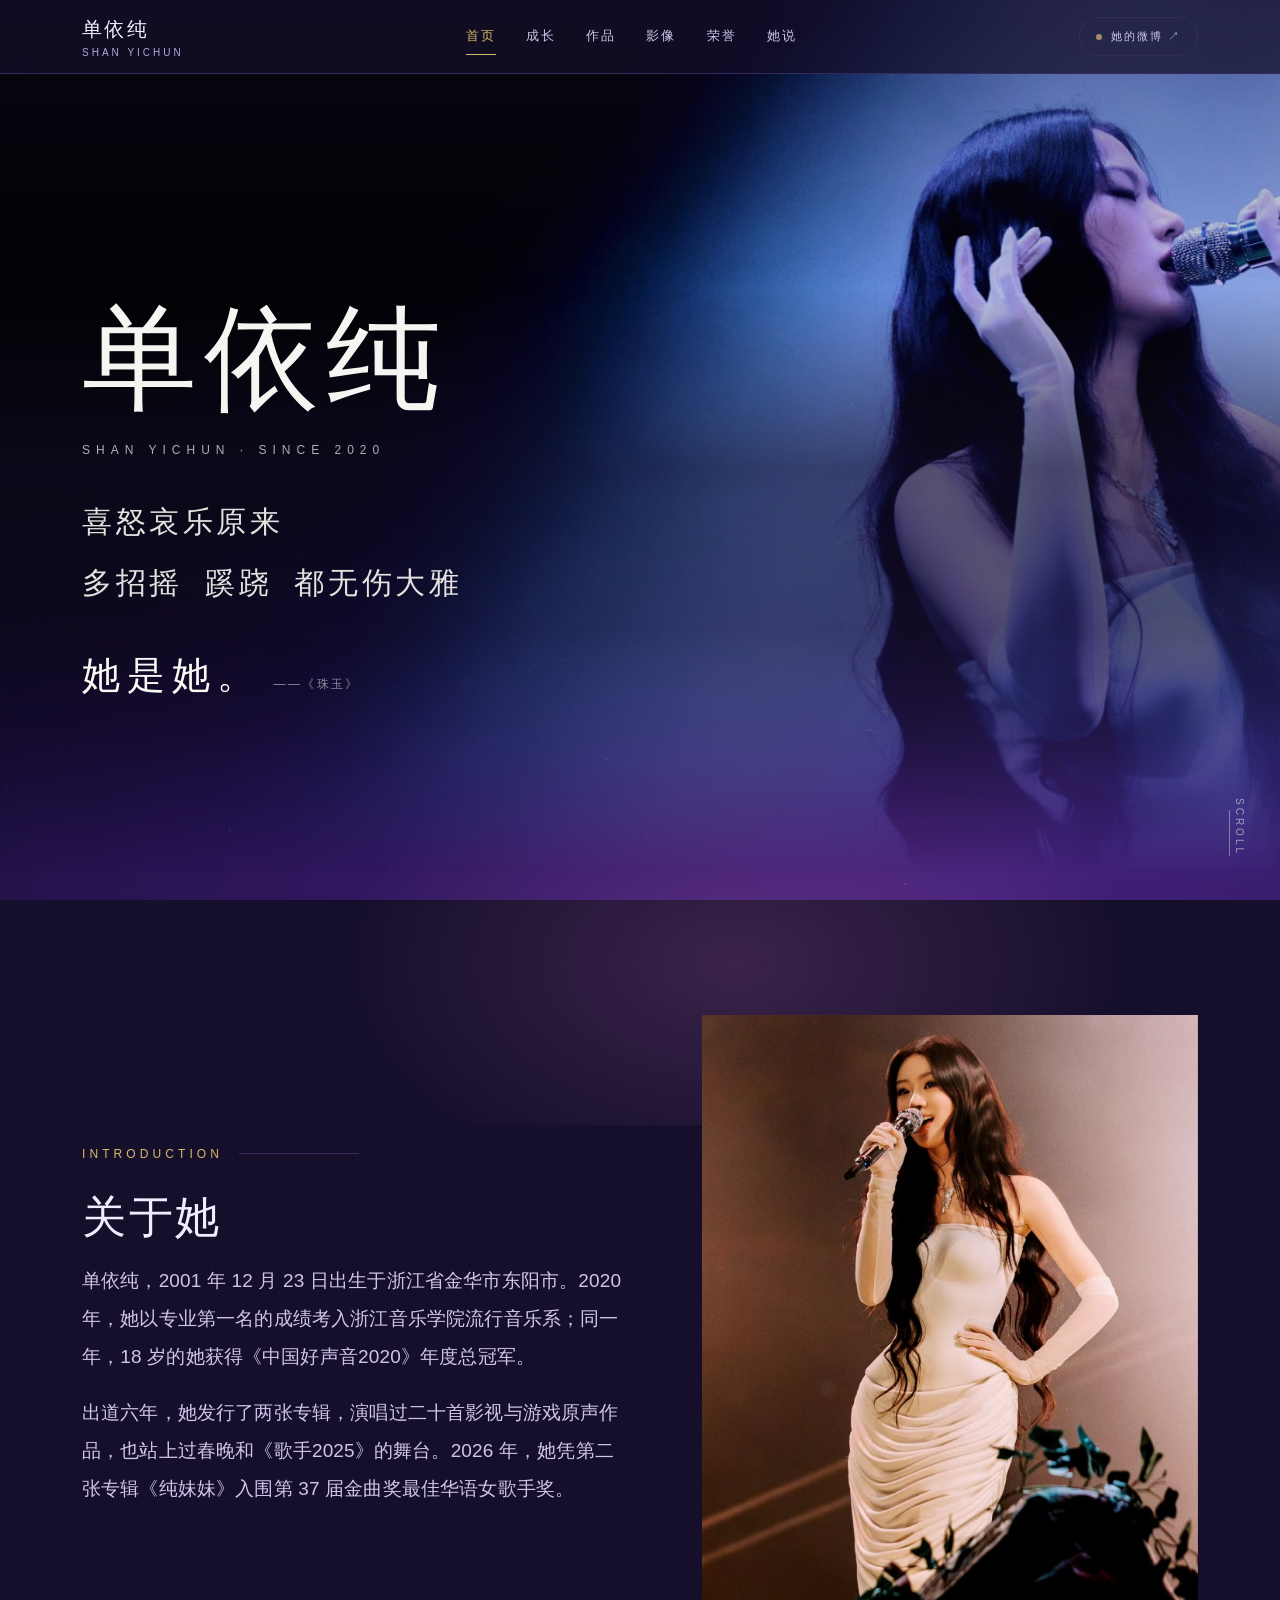
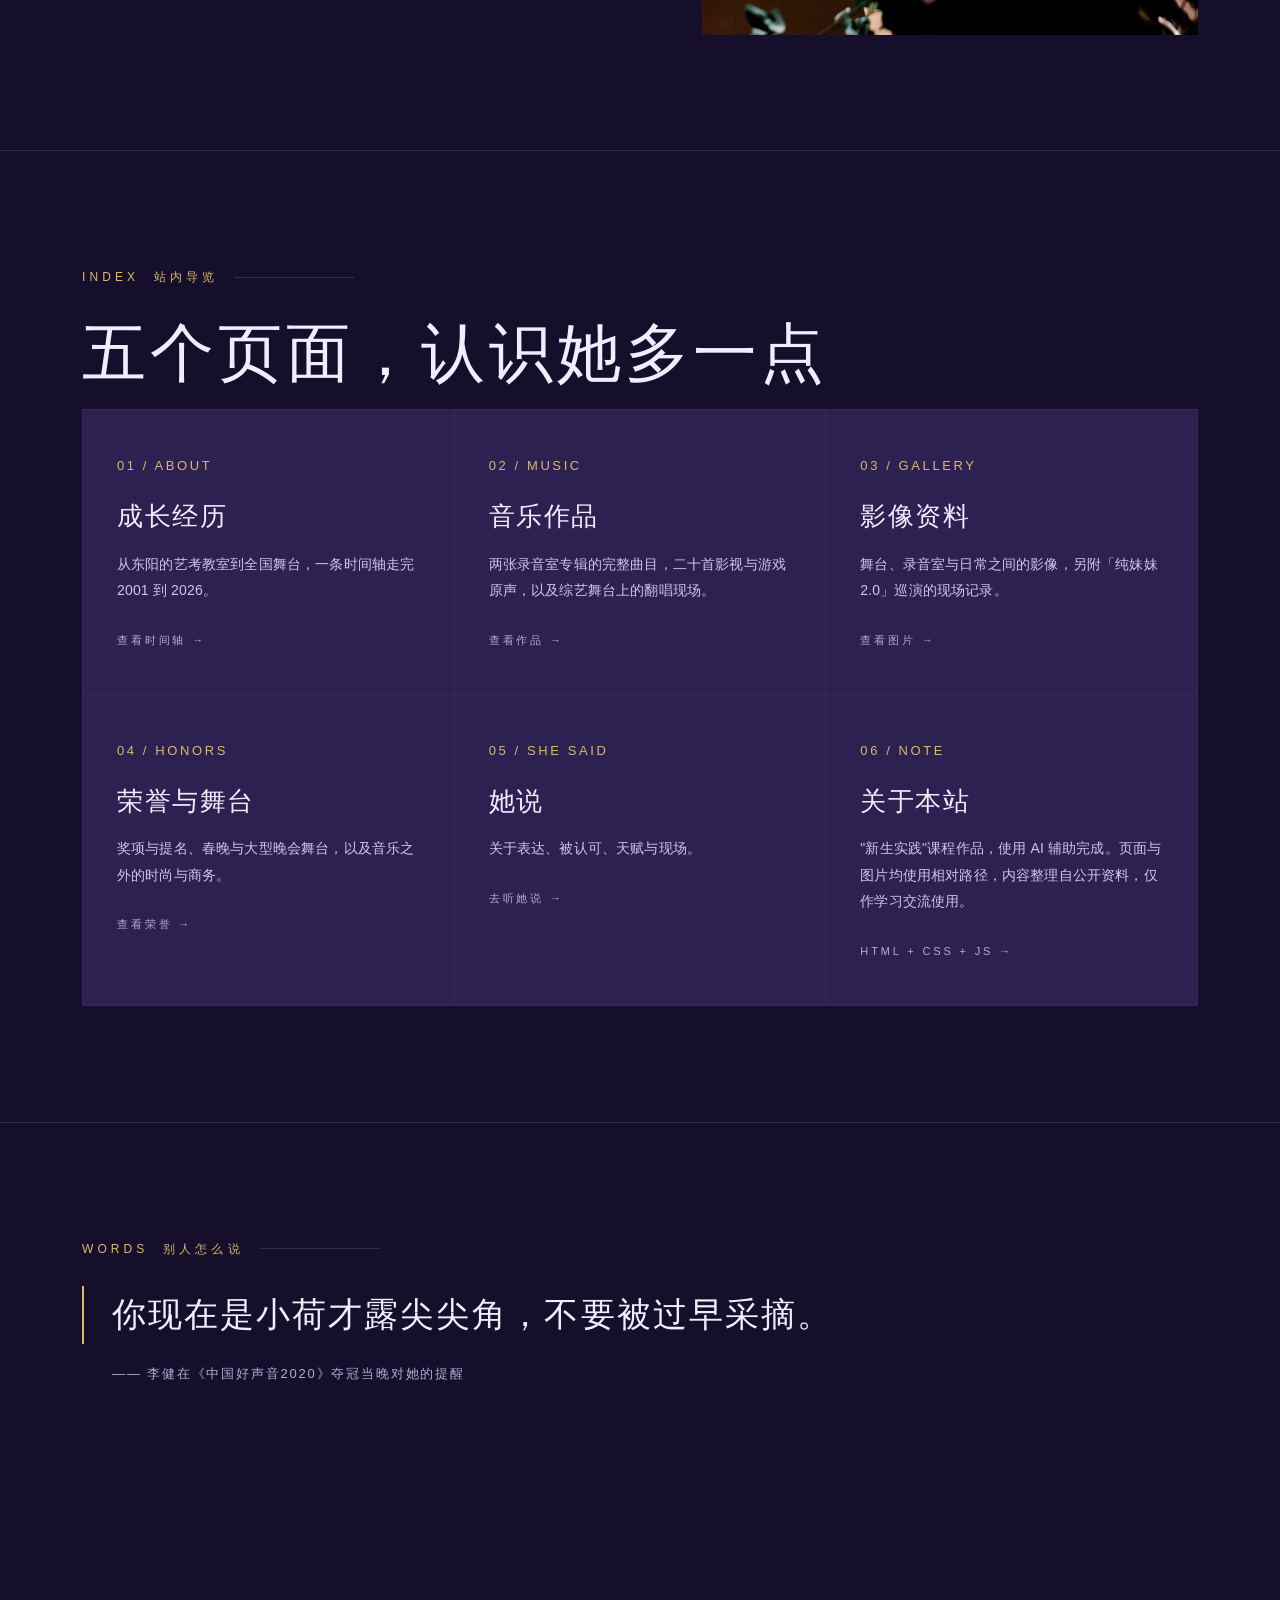
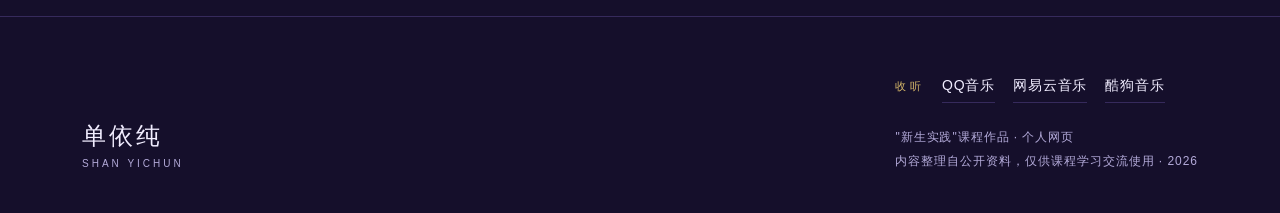
<file: index.html>
<!DOCTYPE html>
<html lang="zh-CN">
<head>
<script>document.documentElement.className = 'js';</script>
<meta charset="UTF-8">
<meta name="viewport" content="width=device-width, initial-scale=1.0">
<title>单依纯 · 用声音讲故事 | 首页</title>
<meta name="description" content="单依纯个人主题网页：成长经历、音乐作品、影像资料、荣誉记录与听众留言。">
<link rel="stylesheet" href="css/style.css">
</head>
<body>

<nav class="nav">
  <div class="wrap">
    <a class="brand" href="index.html">单依纯<span>SHAN YICHUN</span></a>
    <div class="menu">
      <a href="index.html" class="on">首页</a>
      <a href="about.html">成长</a>
      <a href="music.html">作品</a>
      <a href="gallery.html">影像</a>
      <a href="honors.html">荣誉</a>
      <a href="say.html">她说</a>
    </div>
    <a class="pill" href="https://weibo.com/u/5598574734" target="_blank" rel="noopener"><i></i><span>她的微博 ↗</span></a>
  </div>
</nav>

<!-- 首屏 -->
<header class="hero">
  <div class="hero-bg"><img src="img/hero/hero.jpg" alt="单依纯 舞台现场"></div>

  <div class="wrap">
    <h1>单依纯</h1>
    <div class="en">SHAN&nbsp;YICHUN&nbsp;·&nbsp;SINCE&nbsp;2020</div>
    <p class="lyric">喜怒哀乐原来<br>多招摇&nbsp;&nbsp;蹊跷&nbsp;&nbsp;都无伤大雅</p>
    <p class="tagline"><b>她是她。</b><span class="from">——《珠玉》</span></p>
  </div>

  <div class="scroll-hint">SCROLL</div>
</header>

<!-- 简介 -->
<section>
  <div class="wrap">
    <div class="split">
      <div class="reveal">
        <div class="eyebrow">INTRODUCTION</div>
        <h2 class="page-title" style="font-size:clamp(30px,3.6vw,44px)">关于她</h2>
        <p class="lead">单依纯，2001 年 12 月 23 日出生于浙江省金华市东阳市。2020 年，她以专业第一名的成绩考入浙江音乐学院流行音乐系；同一年，18 岁的她获得《中国好声音2020》年度总冠军。</p>
        <p class="lead" style="margin-top:18px">出道六年，她发行了两张专辑，演唱过二十首影视与游戏原声作品，也站上过春晚和《歌手2025》的舞台。2026 年，她凭第二张专辑《纯妹妹》入围第 37 届金曲奖最佳华语女歌手奖。</p>
      </div>
      <div class="frame drop reveal d1"><img src="img/about/portrait.jpg" alt="单依纯 写真 01"></div>
    </div>
  </div>
</section>

<!-- 分页导航 -->
<section>
  <div class="wrap">
    <div class="eyebrow reveal">INDEX&nbsp;&nbsp;站内导览</div>
    <h2 class="page-title reveal">五个页面，认识她多一点</h2>
    <div class="cards">
      <a class="card p-about reveal" href="about.html">
        <div class="no">01 / ABOUT</div>
        <h3>成长经历</h3>
        <p>从东阳的艺考教室到全国舞台，一条时间轴走完 2001 到 2026。</p>
        <div class="go">查看时间轴</div>
      </a>
      <a class="card p-music reveal d1" href="music.html">
        <div class="no">02 / MUSIC</div>
        <h3>音乐作品</h3>
        <p>两张录音室专辑的完整曲目，二十首影视与游戏原声，以及综艺舞台上的翻唱现场。</p>
        <div class="go">查看作品</div>
      </a>
      <a class="card p-gallery reveal d2" href="gallery.html">
        <div class="no">03 / GALLERY</div>
        <h3>影像资料</h3>
        <p>舞台、录音室与日常之间的影像，另附「纯妹妹2.0」巡演的现场记录。</p>
        <div class="go">查看图片</div>
      </a>
      <a class="card p-honors reveal" href="honors.html">
        <div class="no">04 / HONORS</div>
        <h3>荣誉与舞台</h3>
        <p>奖项与提名、春晚与大型晚会舞台，以及音乐之外的时尚与商务。</p>
        <div class="go">查看荣誉</div>
      </a>
      <a class="card p-say reveal d1" href="say.html">
        <div class="no">05 / SHE SAID</div>
        <h3>她说</h3>
        <p>关于表达、被认可、天赋与现场。</p>
        <div class="go">去听她说</div>
      </a>
      <div class="card reveal d2">
        <div class="no">06 / NOTE</div>
        <h3>关于本站</h3>
        <p>"新生实践"课程作品，使用 AI 辅助完成。页面与图片均使用相对路径，内容整理自公开资料，仅作学习交流使用。</p>
        <div class="go" style="color:var(--muted)">HTML + CSS + JS</div>
      </div>
    </div>
  </div>
</section>

<!-- 评价 -->
<section>
  <div class="wrap">
    <div class="eyebrow reveal">WORDS&nbsp;&nbsp;别人怎么说</div>
    <blockquote class="quote reveal">你现在是小荷才露尖尖角，不要被过早采摘。</blockquote>
    <cite class="reveal d1">—— 李健在《中国好声音2020》夺冠当晚对她的提醒</cite>
  </div>
</section>

<footer>
  <div class="wrap foot">
    <div class="brand">单依纯<span>SHAN YICHUN</span></div>
    <div>
      <div class="listen"><span>收听</span><a href="https://y.qq.com/n/ryqq/search?keyword=%E5%8D%95%E4%BE%9D%E7%BA%AF" target="_blank" rel="noopener">QQ音乐</a><a href="https://music.163.com/#/search/m/?s=%E5%8D%95%E4%BE%9D%E7%BA%AF" target="_blank" rel="noopener">网易云音乐</a><a href="https://www.kugou.com/singer/798883.html" target="_blank" rel="noopener">酷狗音乐</a></div>
      <p>"新生实践"课程作品 · 个人网页<br>内容整理自公开资料，仅供课程学习交流使用 · 2026</p>
    </div>
  </div>
</footer>

<script src="js/main.js"></script>
</body>
</html>
</file>
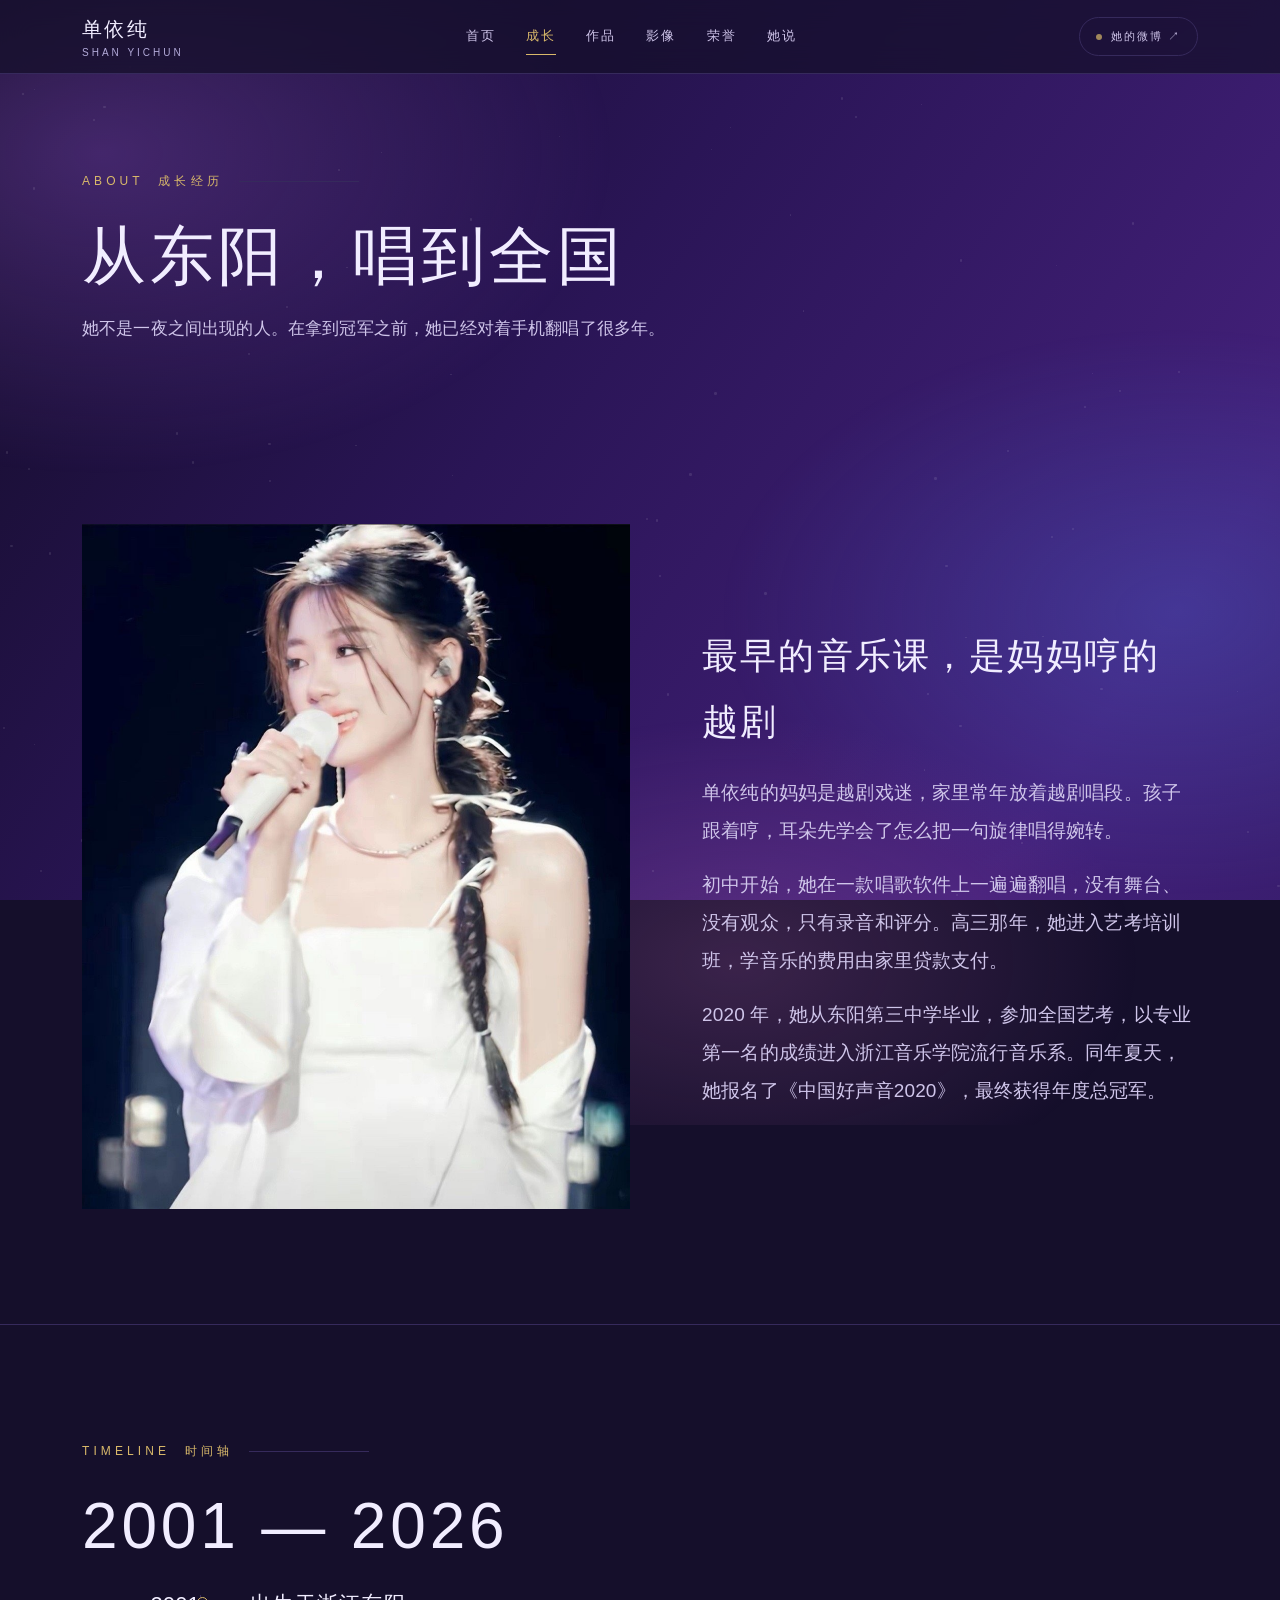
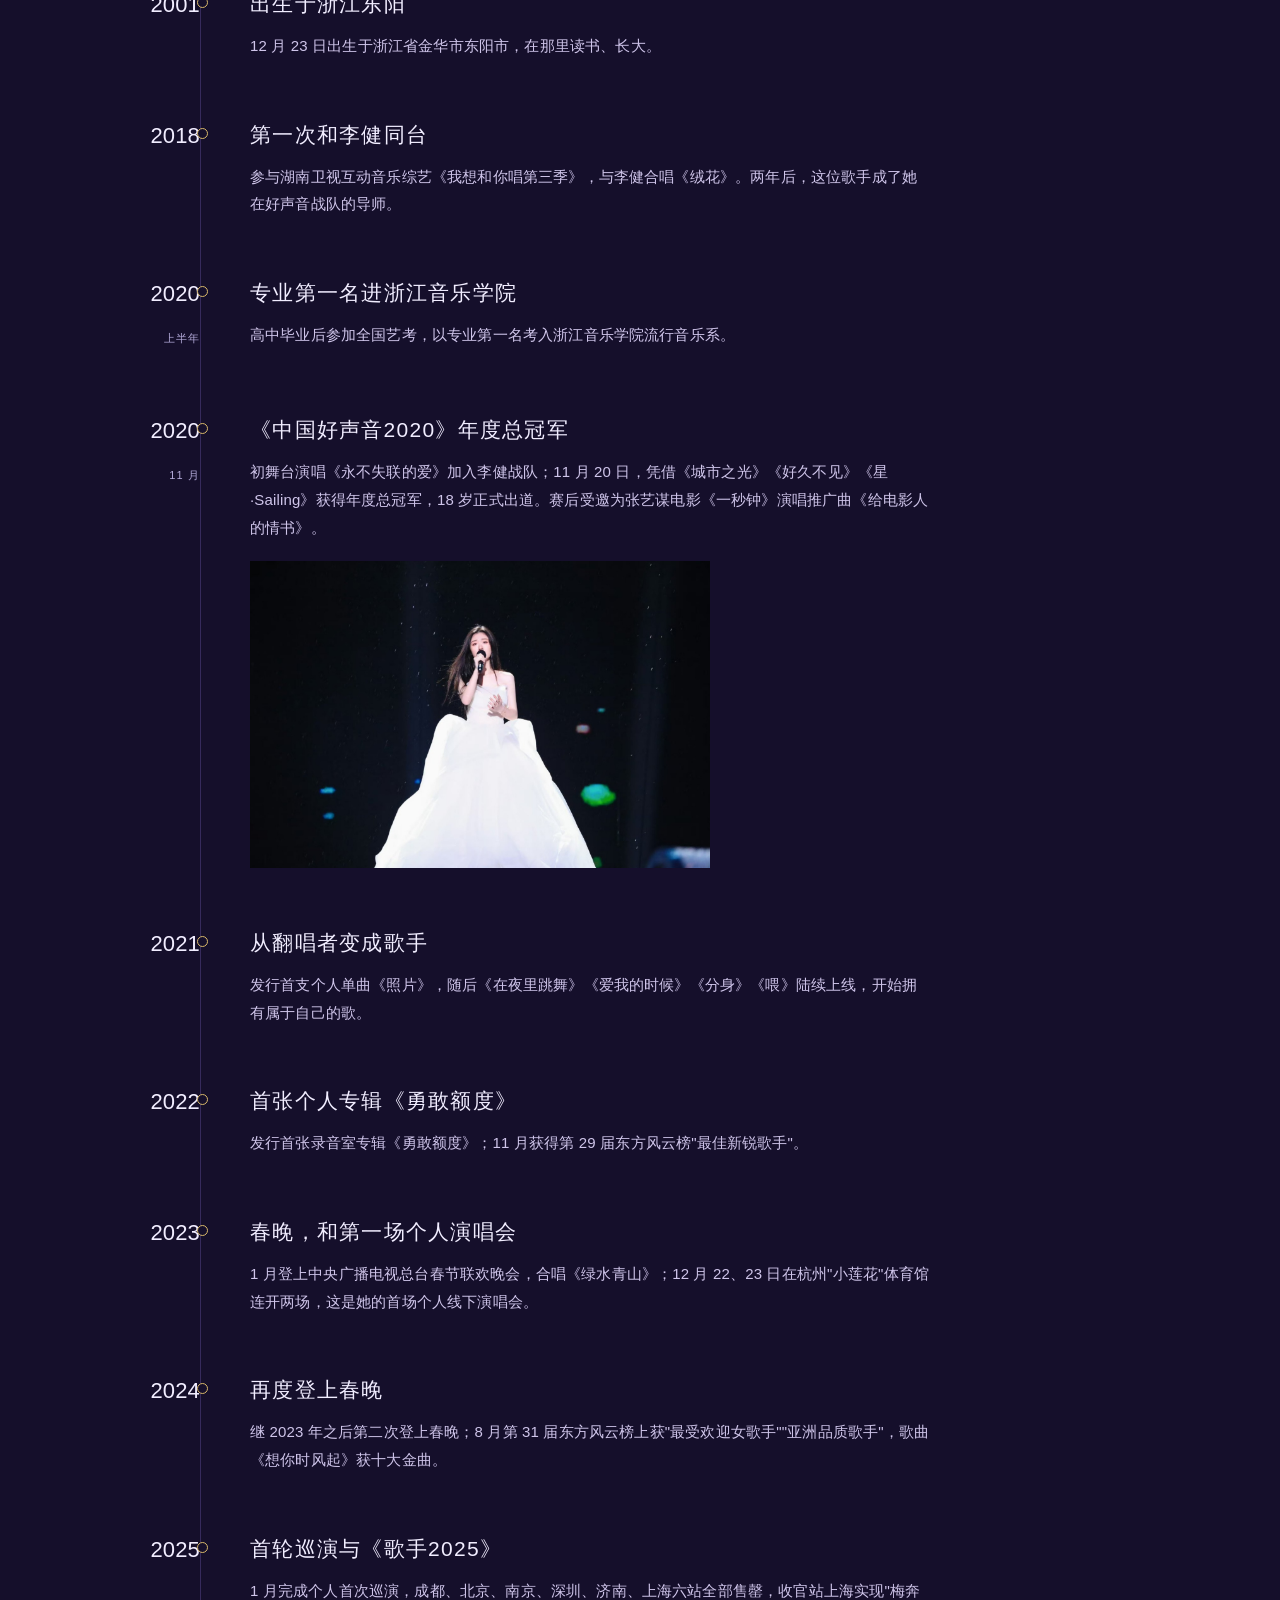
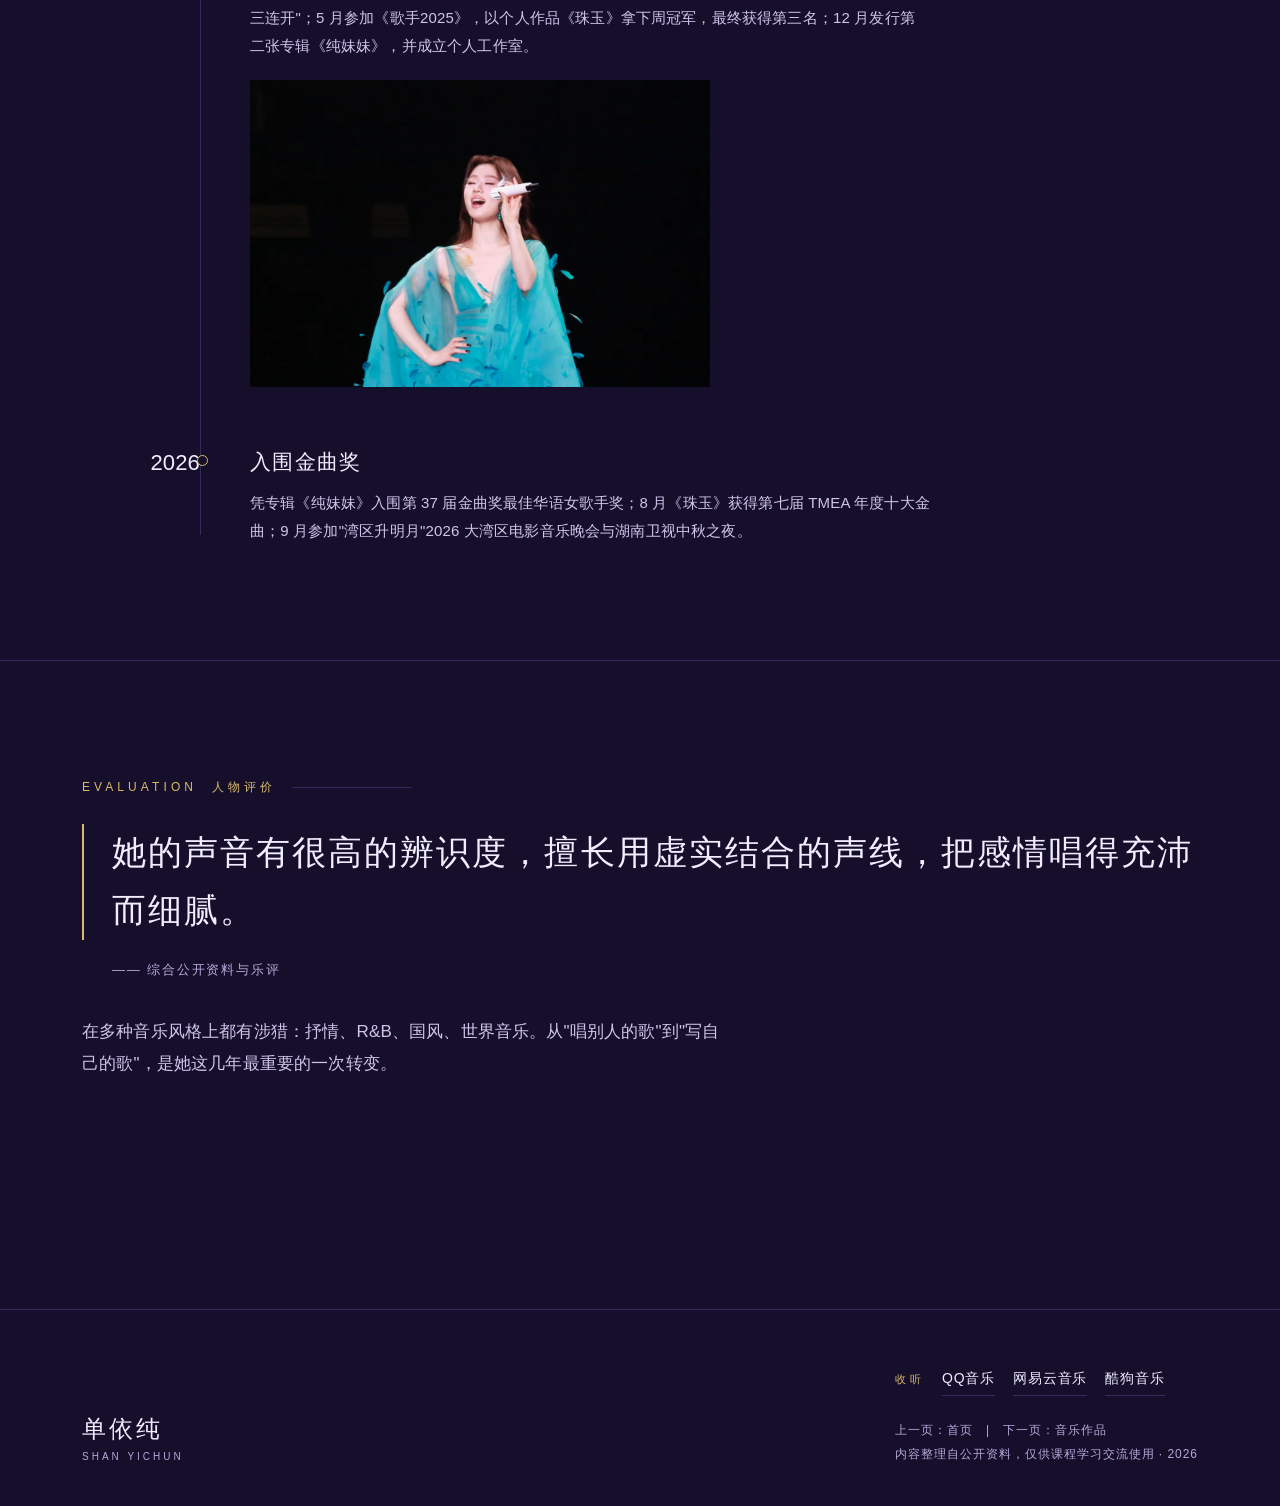
<file: about.html>
<!DOCTYPE html>
<html lang="zh-CN">
<head>
<script>document.documentElement.className = 'js';</script>
<meta charset="UTF-8">
<meta name="viewport" content="width=device-width, initial-scale=1.0">
<title>成长经历 | 单依纯</title>
<meta name="description" content="单依纯的成长与演艺经历时间轴：从浙江东阳到浙江音乐学院，再到全国舞台。">
<link rel="stylesheet" href="css/style.css">
</head>
<body>

<nav class="nav">
  <div class="wrap">
    <a class="brand" href="index.html">单依纯<span>SHAN YICHUN</span></a>
    <div class="menu">
      <a href="index.html">首页</a>
      <a href="about.html" class="on">成长</a>
      <a href="music.html">作品</a>
      <a href="gallery.html">影像</a>
      <a href="honors.html">荣誉</a>
      <a href="say.html">她说</a>
    </div>
    <a class="pill" href="https://weibo.com/u/5598574734" target="_blank" rel="noopener"><i></i><span>她的微博 ↗</span></a>
  </div>
</nav>

<div class="head">
  <div class="wrap">
    <div class="eyebrow reveal">ABOUT&nbsp;&nbsp;成长经历</div>
    <h1 class="page-title reveal">从东阳，唱到全国</h1>
    <p class="page-sub reveal d1">她不是一夜之间出现的人。在拿到冠军之前，她已经对着手机翻唱了很多年。</p>
  </div>
</div>

<section>
  <div class="wrap">
    <div class="split">
      <div class="frame top reveal"><img src="img/about/early.jpg" alt="单依纯 早期演出"></div>
      <div class="reveal d1">
        <h2 style="font-size:clamp(26px,3vw,36px);margin-bottom:18px">最早的音乐课，是妈妈哼的越剧</h2>
        <p class="lead">单依纯的妈妈是越剧戏迷，家里常年放着越剧唱段。孩子跟着哼，耳朵先学会了怎么把一句旋律唱得婉转。</p>
        <p class="lead" style="margin-top:16px">初中开始，她在一款唱歌软件上一遍遍翻唱，没有舞台、没有观众，只有录音和评分。高三那年，她进入艺考培训班，学音乐的费用由家里贷款支付。</p>
        <p class="lead" style="margin-top:16px">2020 年，她从东阳第三中学毕业，参加全国艺考，以专业第一名的成绩进入浙江音乐学院流行音乐系。同年夏天，她报名了《中国好声音2020》，最终获得年度总冠军。</p>
      </div>
    </div>
  </div>
</section>

<section>
  <div class="wrap">
    <div class="eyebrow reveal">TIMELINE&nbsp;&nbsp;时间轴</div>
    <h2 class="page-title reveal">2001 — 2026</h2>

    <div class="timeline">
      <div class="tl-item reveal">
        <div class="tl-year">2001</div>
        <div class="tl-body">
          <h3>出生于浙江东阳</h3>
          <p>12 月 23 日出生于浙江省金华市东阳市，在那里读书、长大。</p>
        </div>
      </div>
      <div class="tl-item reveal">
        <div class="tl-year">2018</div>
        <div class="tl-body">
          <h3>第一次和李健同台</h3>
          <p>参与湖南卫视互动音乐综艺《我想和你唱第三季》，与李健合唱《绒花》。两年后，这位歌手成了她在好声音战队的导师。</p>
        </div>
      </div>
      <div class="tl-item reveal">
        <div class="tl-year">2020<br><small style="font-size:11px;letter-spacing:.1em;color:var(--muted)">上半年</small></div>
        <div class="tl-body">
          <h3>专业第一名进浙江音乐学院</h3>
          <p>高中毕业后参加全国艺考，以专业第一名考入浙江音乐学院流行音乐系。</p>
        </div>
      </div>
      <div class="tl-item reveal">
        <div class="tl-year">2020<br><small style="font-size:11px;letter-spacing:.1em;color:var(--muted)">11 月</small></div>
        <div class="tl-body">
          <h3>《中国好声音2020》年度总冠军</h3>
          <p>初舞台演唱《永不失联的爱》加入李健战队；11 月 20 日，凭借《城市之光》《好久不见》《星·Sailing》获得年度总冠军，18 岁正式出道。赛后受邀为张艺谋电影《一秒钟》演唱推广曲《给电影人的情书》。</p>
          <div class="frame"><img src="img/about/voice2020.jpg" alt="单依纯 中国好声音2020 舞台"></div>
        </div>
      </div>
      <div class="tl-item reveal">
        <div class="tl-year">2021</div>
        <div class="tl-body">
          <h3>从翻唱者变成歌手</h3>
          <p>发行首支个人单曲《照片》，随后《在夜里跳舞》《爱我的时候》《分身》《喂》陆续上线，开始拥有属于自己的歌。</p>
        </div>
      </div>
      <div class="tl-item reveal">
        <div class="tl-year">2022</div>
        <div class="tl-body">
          <h3>首张个人专辑《勇敢额度》</h3>
          <p>发行首张录音室专辑《勇敢额度》；11 月获得第 29 届东方风云榜"最佳新锐歌手"。</p>
        </div>
      </div>
      <div class="tl-item reveal">
        <div class="tl-year">2023</div>
        <div class="tl-body">
          <h3>春晚，和第一场个人演唱会</h3>
          <p>1 月登上中央广播电视总台春节联欢晚会，合唱《绿水青山》；12 月 22、23 日在杭州"小莲花"体育馆连开两场，这是她的首场个人线下演唱会。</p>
        </div>
      </div>
      <div class="tl-item reveal">
        <div class="tl-year">2024</div>
        <div class="tl-body">
          <h3>再度登上春晚</h3>
          <p>继 2023 年之后第二次登上春晚；8 月第 31 届东方风云榜上获"最受欢迎女歌手""亚洲品质歌手"，歌曲《想你时风起》获十大金曲。</p>
        </div>
      </div>
      <div class="tl-item reveal">
        <div class="tl-year">2025</div>
        <div class="tl-body">
          <h3>首轮巡演与《歌手2025》</h3>
          <p>1 月完成个人首次巡演，成都、北京、南京、深圳、济南、上海六站全部售罄，收官站上海实现"梅奔三连开"；5 月参加《歌手2025》，以个人作品《珠玉》拿下周冠军，最终获得第三名；12 月发行第二张专辑《纯妹妹》，并成立个人工作室。</p>
          <div class="frame"><img src="img/about/tour2025.jpg" alt="单依纯 2025 首轮个人巡演"></div>
        </div>
      </div>
      <div class="tl-item reveal">
        <div class="tl-year">2026</div>
        <div class="tl-body">
          <h3>入围金曲奖</h3>
          <p>凭专辑《纯妹妹》入围第 37 届金曲奖最佳华语女歌手奖；8 月《珠玉》获得第七届 TMEA 年度十大金曲；9 月参加"湾区升明月"2026 大湾区电影音乐晚会与湖南卫视中秋之夜。</p>
        </div>
      </div>
    </div>
  </div>
</section>

<section>
  <div class="wrap">
    <div class="eyebrow reveal">EVALUATION&nbsp;&nbsp;人物评价</div>
    <blockquote class="quote reveal">她的声音有很高的辨识度，擅长用虚实结合的声线，把感情唱得充沛而细腻。</blockquote>
    <cite class="reveal d1">—— 综合公开资料与乐评</cite>
    <p class="page-sub reveal d2" style="margin-top:34px">在多种音乐风格上都有涉猎：抒情、R&amp;B、国风、世界音乐。从"唱别人的歌"到"写自己的歌"，是她这几年最重要的一次转变。</p>
  </div>
</section>

<footer>
  <div class="wrap foot">
    <a class="brand" href="index.html">单依纯<span>SHAN YICHUN</span></a>
    <div>
      <div class="listen"><span>收听</span><a href="https://y.qq.com/n/ryqq/search?keyword=%E5%8D%95%E4%BE%9D%E7%BA%AF" target="_blank" rel="noopener">QQ音乐</a><a href="https://music.163.com/#/search/m/?s=%E5%8D%95%E4%BE%9D%E7%BA%AF" target="_blank" rel="noopener">网易云音乐</a><a href="https://www.kugou.com/singer/798883.html" target="_blank" rel="noopener">酷狗音乐</a></div>
      <p>上一页：<a href="index.html">首页</a>　|　下一页：<a href="music.html">音乐作品</a><br>内容整理自公开资料，仅供课程学习交流使用 · 2026</p>
    </div>
  </div>
</footer>

<script src="js/main.js"></script>
</body>
</html>
</file>
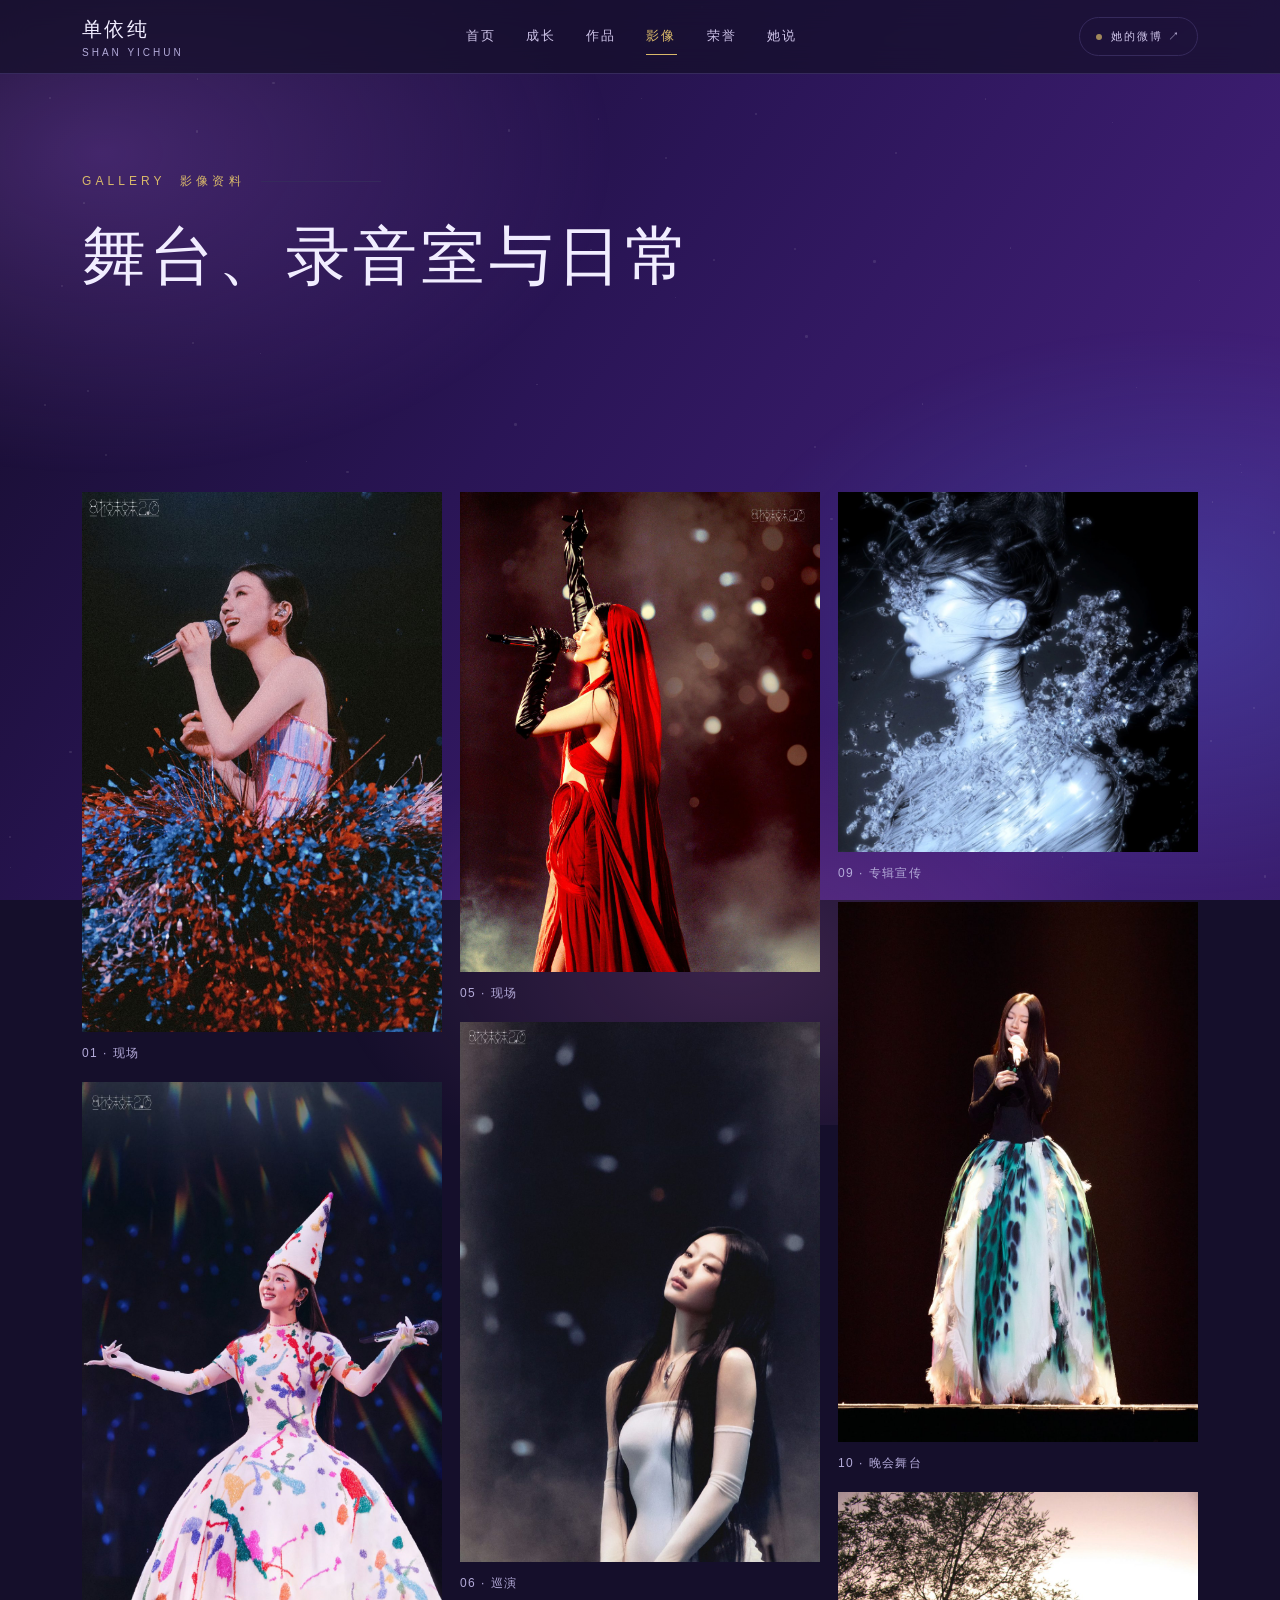
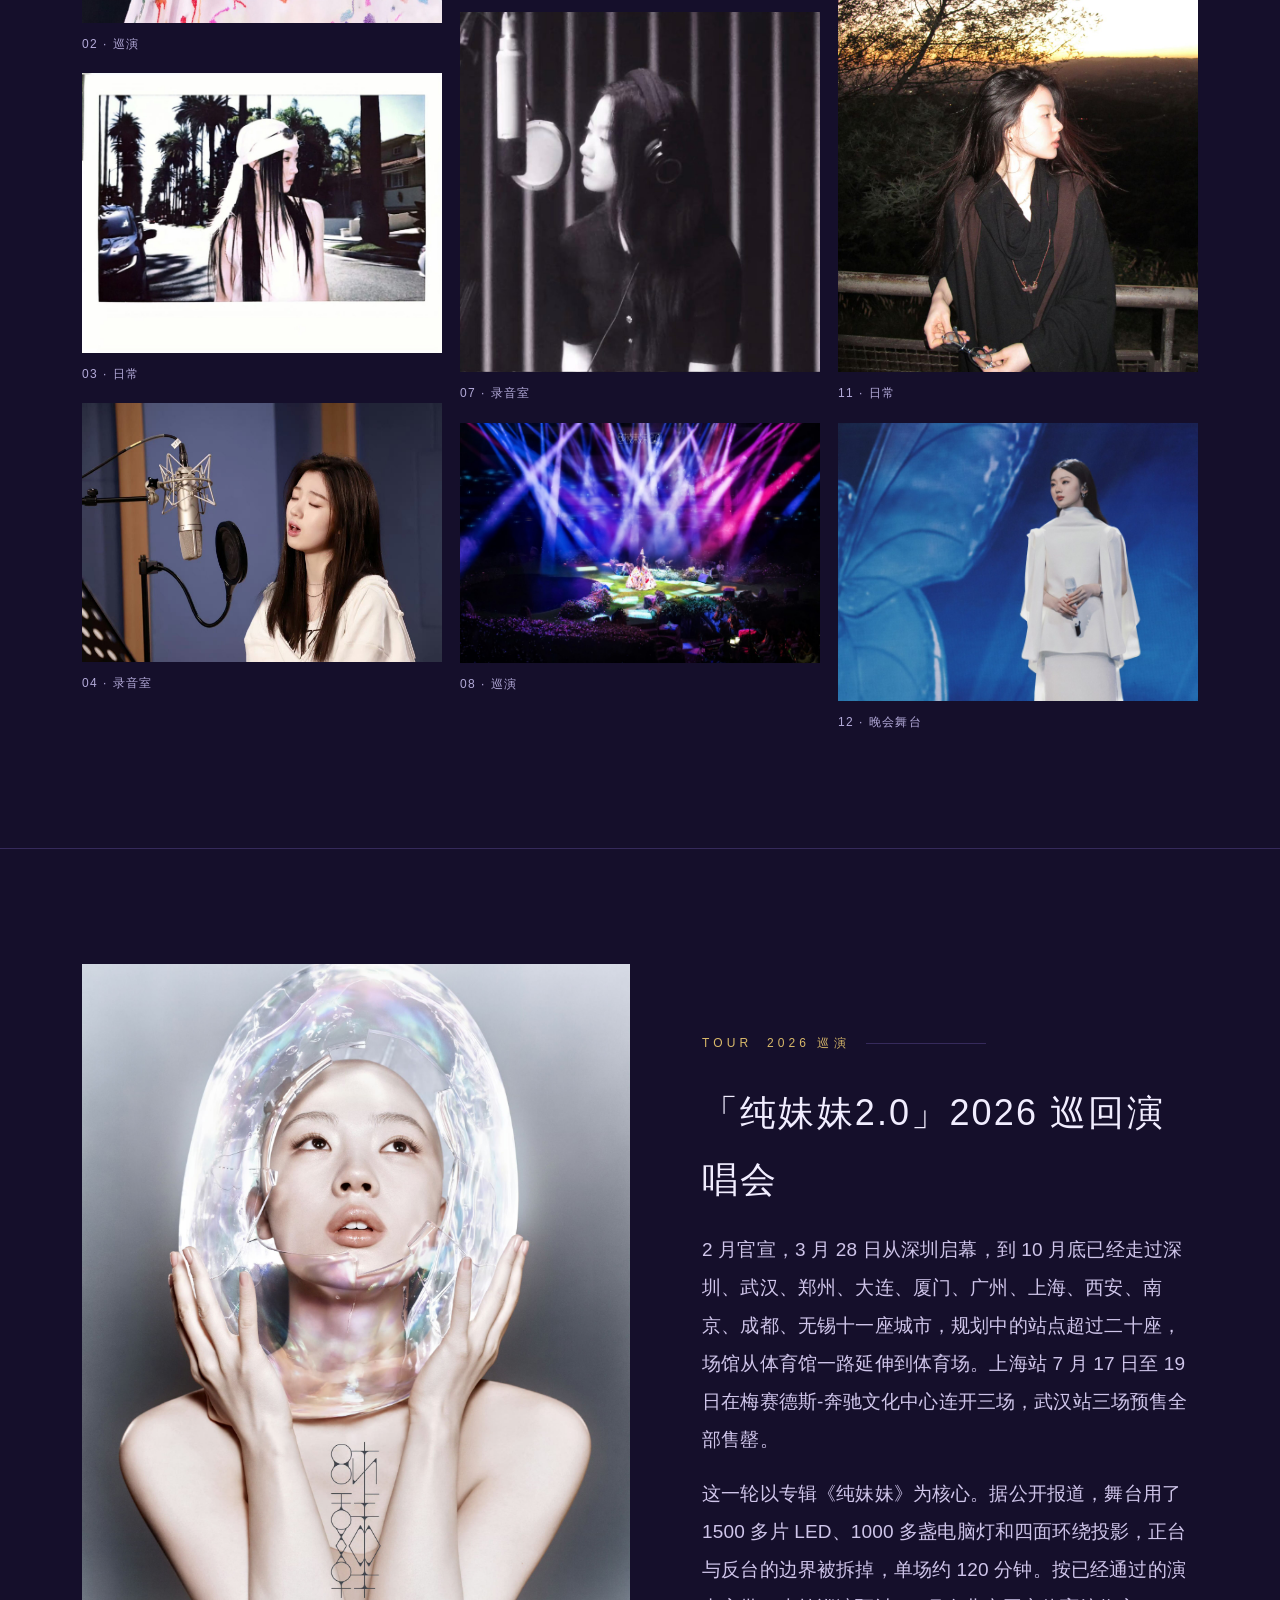
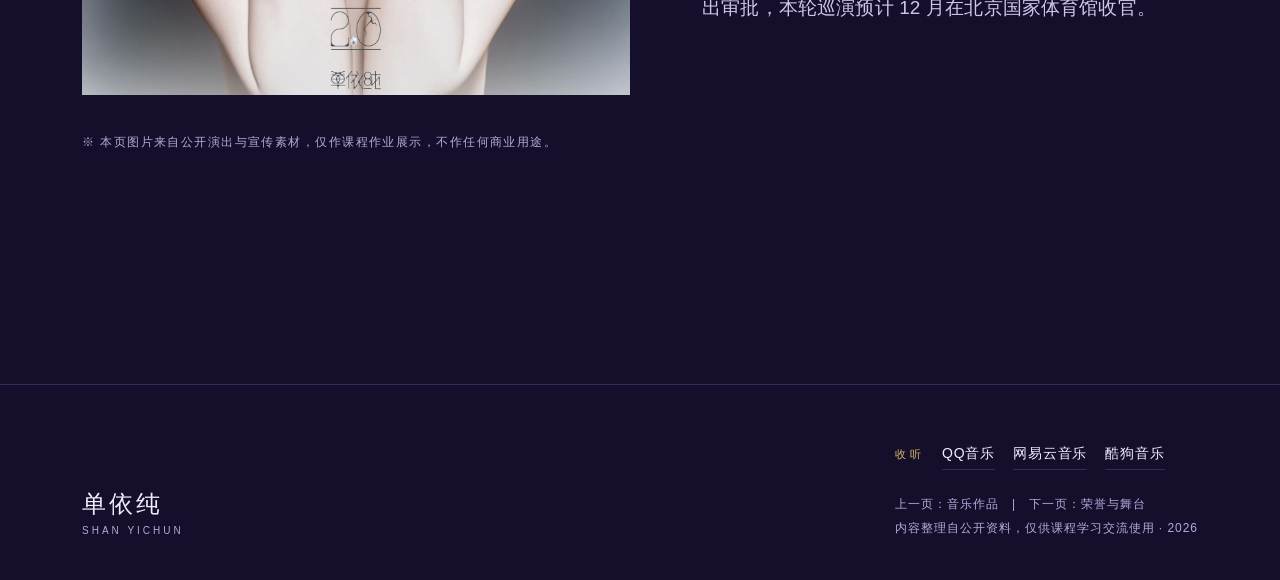
<file: gallery.html>
<!DOCTYPE html>
<html lang="zh-CN">
<head>
<script>document.documentElement.className = 'js';</script>
<meta charset="UTF-8">
<meta name="viewport" content="width=device-width, initial-scale=1.0">
<title>影像资料 | 单依纯</title>
<meta name="description" content="单依纯的照片墙：舞台、录音室、巡演、晚会与日常，共十二张。">
<link rel="stylesheet" href="css/style.css">
</head>
<body>

<nav class="nav">
  <div class="wrap">
    <a class="brand" href="index.html">单依纯<span>SHAN YICHUN</span></a>
    <div class="menu">
      <a href="index.html">首页</a>
      <a href="about.html">成长</a>
      <a href="music.html">作品</a>
      <a href="gallery.html" class="on">影像</a>
      <a href="honors.html">荣誉</a>
      <a href="say.html">她说</a>
    </div>
    <a class="pill" href="https://weibo.com/u/5598574734" target="_blank" rel="noopener"><i></i><span>她的微博 ↗</span></a>
  </div>
</nav>

<div class="head">
  <div class="wrap">
    <div class="eyebrow reveal">GALLERY&nbsp;&nbsp;影像资料</div>
    <h1 class="page-title reveal">舞台、录音室与日常</h1>
  </div>
</div>

<section>
  <div class="wrap">
    <div class="wall">
      <div class="wall-col">
        <figure class="reveal"><div class="frame"><img src="img/gallery/g01.jpg" alt="单依纯 影像 01 · 现场"></div><figcaption class="cap">01 · 现场</figcaption></figure>
        <figure class="reveal d1"><div class="frame"><img src="img/gallery/g05.jpg" alt="单依纯 影像 02 · 巡演"></div><figcaption class="cap">02 · 巡演</figcaption></figure>
        <figure class="reveal d2"><div class="frame"><img src="img/gallery/g12.jpg" alt="单依纯 影像 03 · 日常"></div><figcaption class="cap">03 · 日常</figcaption></figure>
        <figure class="reveal d3"><div class="frame"><img src="img/gallery/g04.jpg" alt="单依纯 影像 04 · 录音室"></div><figcaption class="cap">04 · 录音室</figcaption></figure>
      </div>
      <div class="wall-col">
        <figure class="reveal"><div class="frame"><img src="img/gallery/g02.jpg" alt="单依纯 影像 05 · 现场"></div><figcaption class="cap">05 · 现场</figcaption></figure>
        <figure class="reveal d1"><div class="frame"><img src="img/gallery/g06.jpg" alt="单依纯 影像 06 · 巡演"></div><figcaption class="cap">06 · 巡演</figcaption></figure>
        <figure class="reveal d2"><div class="frame" style="aspect-ratio:1/1"><img src="img/gallery/g03.jpg" alt="单依纯 影像 07 · 录音室"></div><figcaption class="cap">07 · 录音室</figcaption></figure>
        <figure class="reveal d3"><div class="frame"><img src="img/gallery/g07.jpg" alt="单依纯 影像 08 · 巡演"></div><figcaption class="cap">08 · 巡演</figcaption></figure>
      </div>
      <div class="wall-col">
        <figure class="reveal"><div class="frame"><img src="img/gallery/g10.jpg" alt="单依纯 影像 09 · 专辑宣传"></div><figcaption class="cap">09 · 专辑宣传</figcaption></figure>
        <figure class="reveal d1"><div class="frame"><img src="img/gallery/g09.jpg" alt="单依纯 影像 10 · 晚会舞台"></div><figcaption class="cap">10 · 晚会舞台</figcaption></figure>
        <figure class="reveal d2"><div class="frame"><img src="img/gallery/g11.jpg" alt="单依纯 影像 11 · 日常"></div><figcaption class="cap">11 · 日常</figcaption></figure>
        <figure class="reveal d3"><div class="frame" style="object-position: 50% 28%;"><img src="img/gallery/g08.jpg" alt="单依纯 影像 12 · 晚会舞台"></div><figcaption class="cap">12 · 晚会舞台</figcaption></figure>
      </div>
    </div>
  </div>
</section>

<section>
  <div class="wrap">
    <div class="split">
      <div class="frame tall reveal"><img src="img/gallery/best.jpg" alt="单依纯「纯妹妹2.0」2026 巡回演唱会现场"></div>
      <div class="reveal d1">
        <div class="eyebrow">TOUR&nbsp;&nbsp;2026 巡演</div>
        <h2 style="font-size:clamp(26px,3vw,36px);margin-bottom:18px">「纯妹妹2.0」2026 巡回演唱会</h2>
        <p class="lead">2 月官宣，3 月 28 日从深圳启幕，到 10 月底已经走过深圳、武汉、郑州、大连、厦门、广州、上海、西安、南京、成都、无锡十一座城市，规划中的站点超过二十座，场馆从体育馆一路延伸到体育场。上海站 7 月 17 日至 19 日在梅赛德斯-奔驰文化中心连开三场，武汉站三场预售全部售罄。</p>
        <p class="lead" style="margin-top:16px">这一轮以专辑《纯妹妹》为核心。据公开报道，舞台用了 1500 多片 LED、1000 多盏电脑灯和四面环绕投影，正台与反台的边界被拆掉，单场约 120 分钟。按已经通过的演出审批，本轮巡演预计 12 月在北京国家体育馆收官。</p>
      </div>
    </div>
    <p class="cap" style="margin-top:36px">※ 本页图片来自公开演出与宣传素材，仅作课程作业展示，不作任何商业用途。</p>
  </div>
</section>

<footer>
  <div class="wrap foot">
    <a class="brand" href="index.html">单依纯<span>SHAN YICHUN</span></a>
    <div>
      <div class="listen"><span>收听</span><a href="https://y.qq.com/n/ryqq/search?keyword=%E5%8D%95%E4%BE%9D%E7%BA%AF" target="_blank" rel="noopener">QQ音乐</a><a href="https://music.163.com/#/search/m/?s=%E5%8D%95%E4%BE%9D%E7%BA%AF" target="_blank" rel="noopener">网易云音乐</a><a href="https://www.kugou.com/singer/798883.html" target="_blank" rel="noopener">酷狗音乐</a></div>
      <p>上一页：<a href="music.html">音乐作品</a>　|　下一页：<a href="honors.html">荣誉与舞台</a><br>内容整理自公开资料，仅供课程学习交流使用 · 2026</p>
    </div>
  </div>
</footer>

<script src="js/main.js"></script>
</body>
</html>
</file>
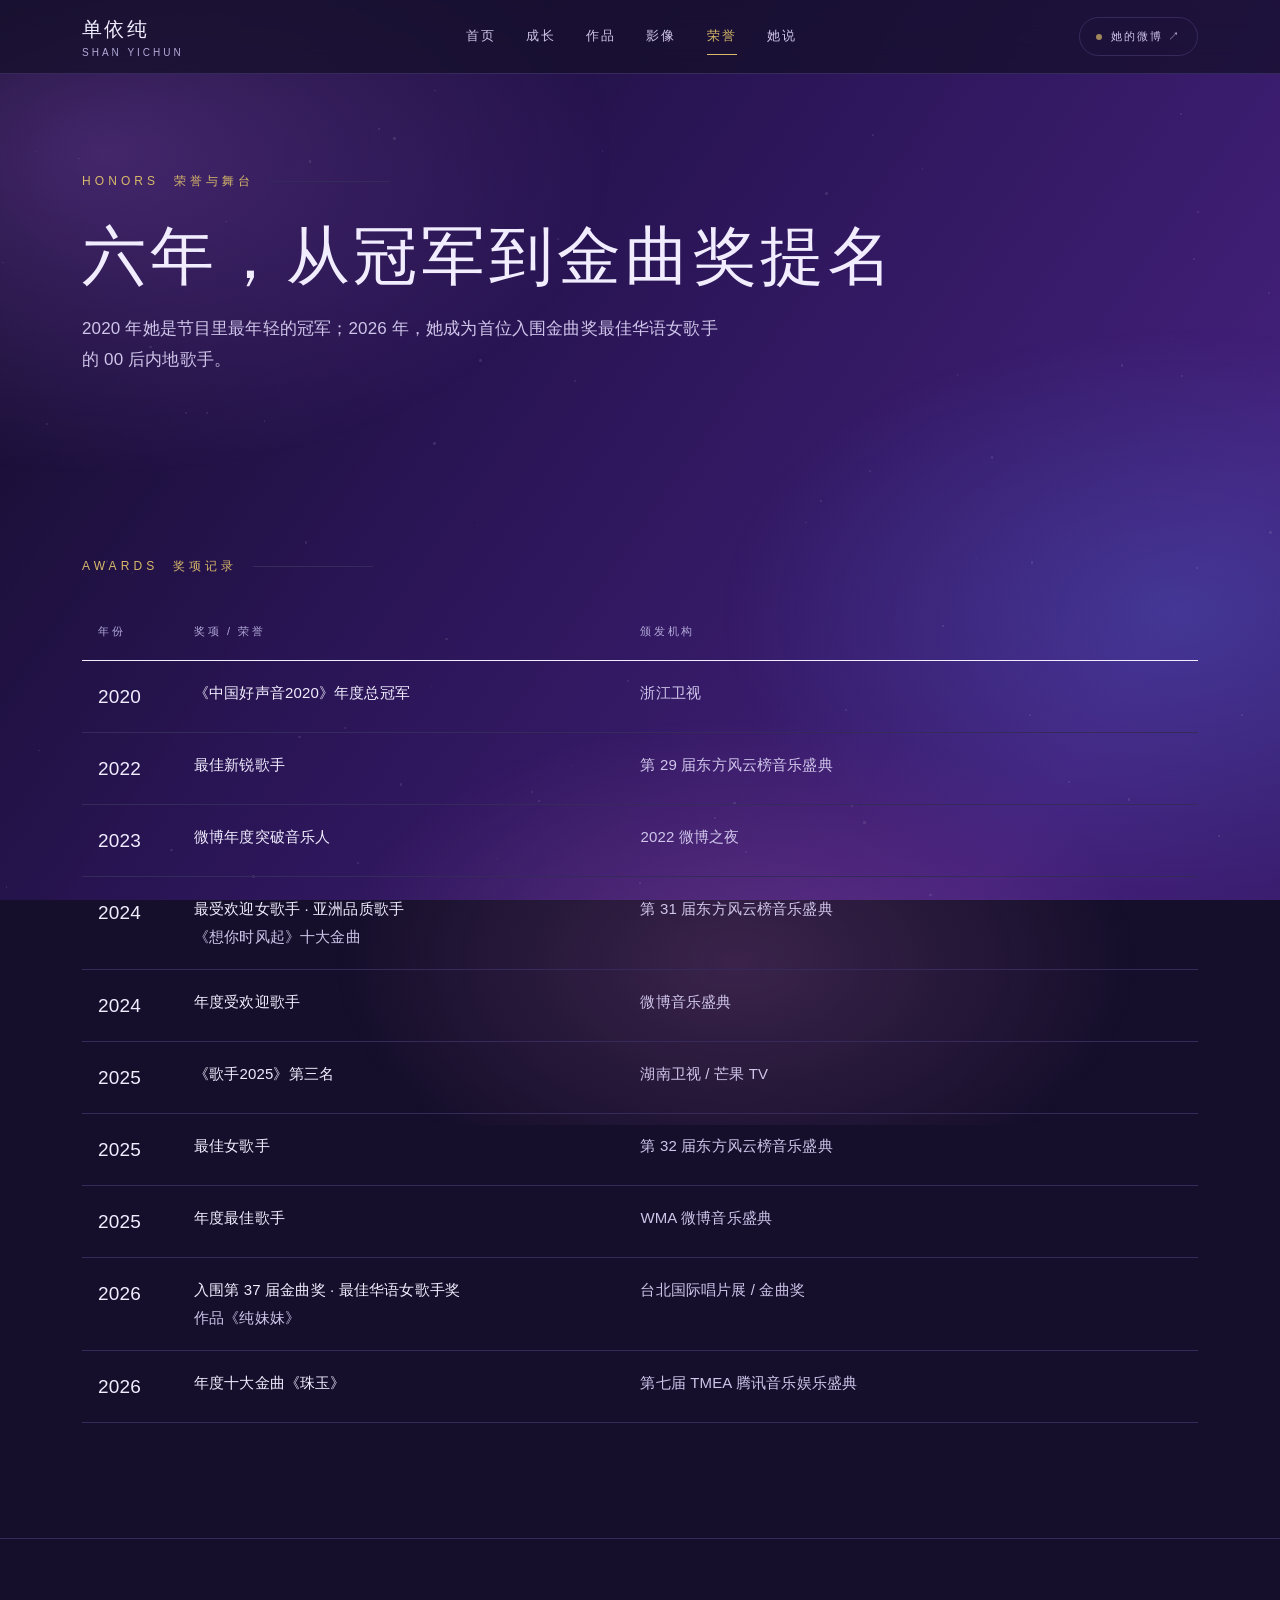
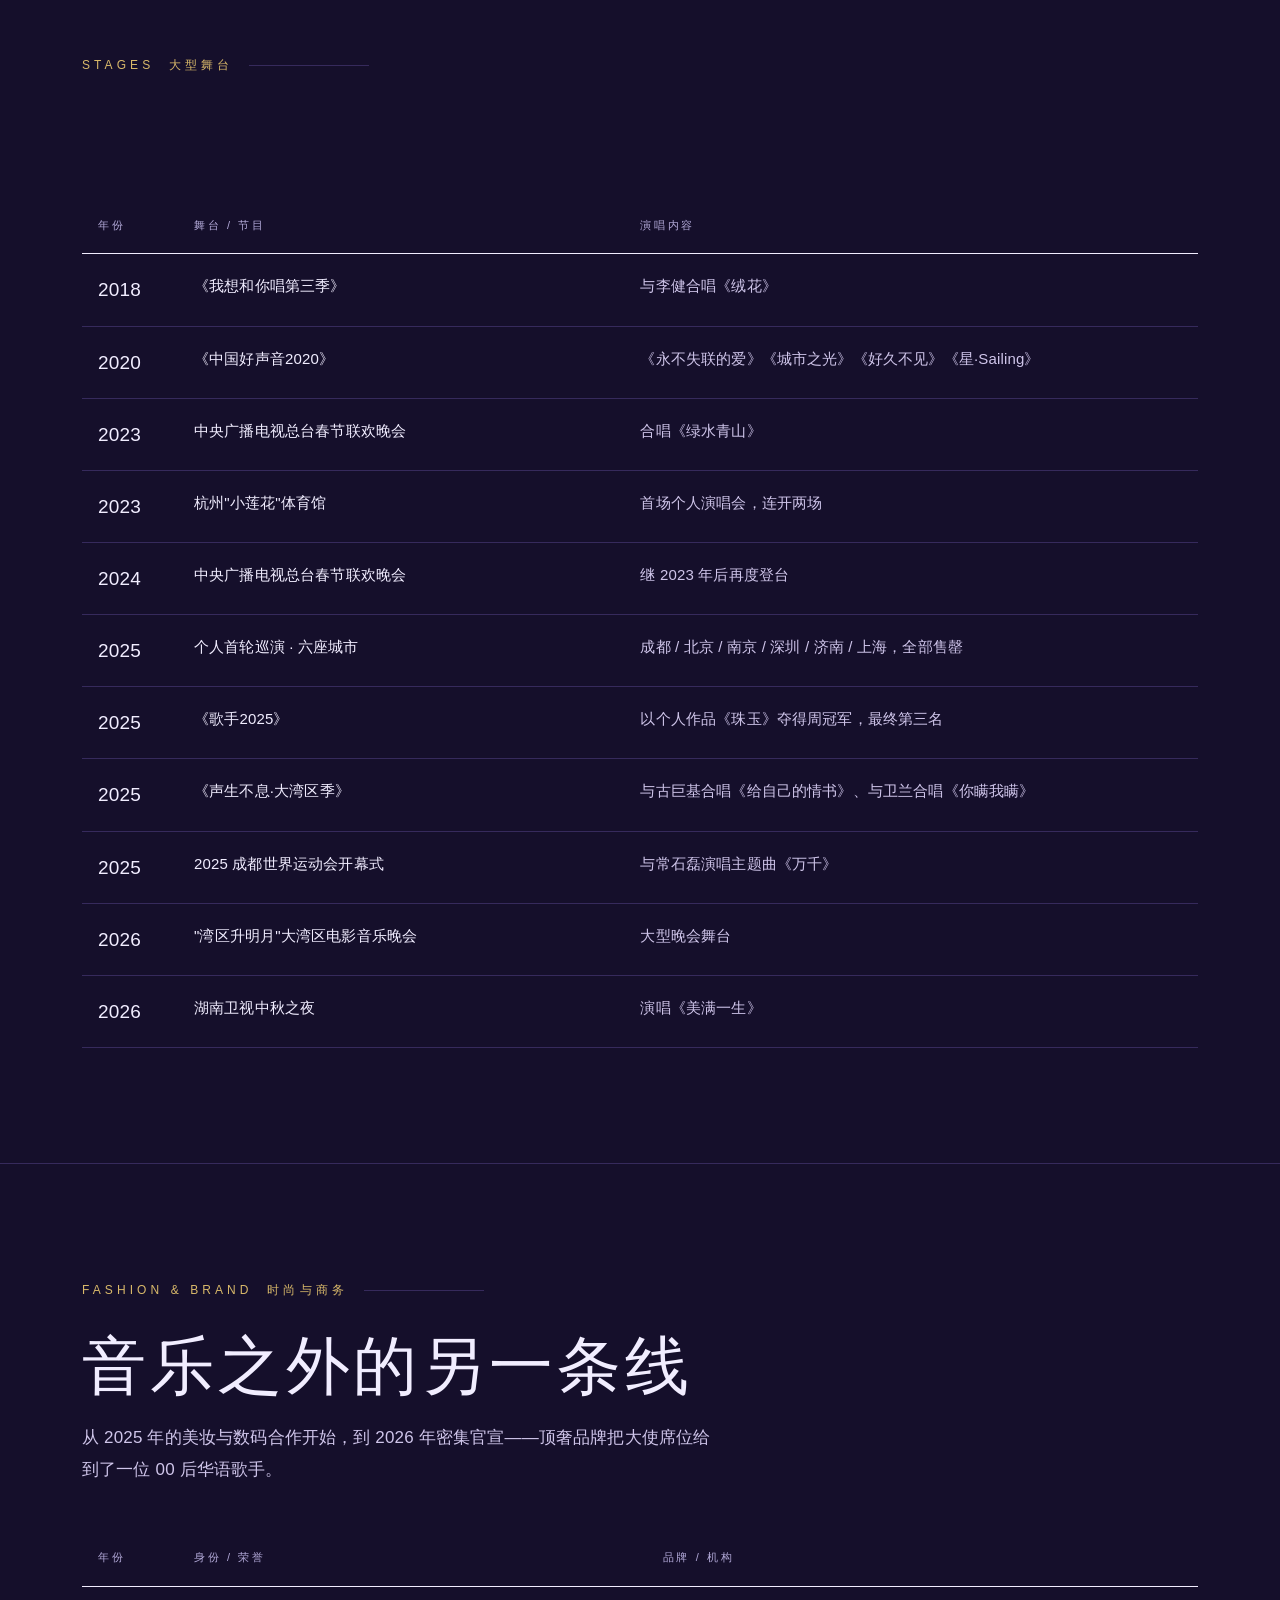
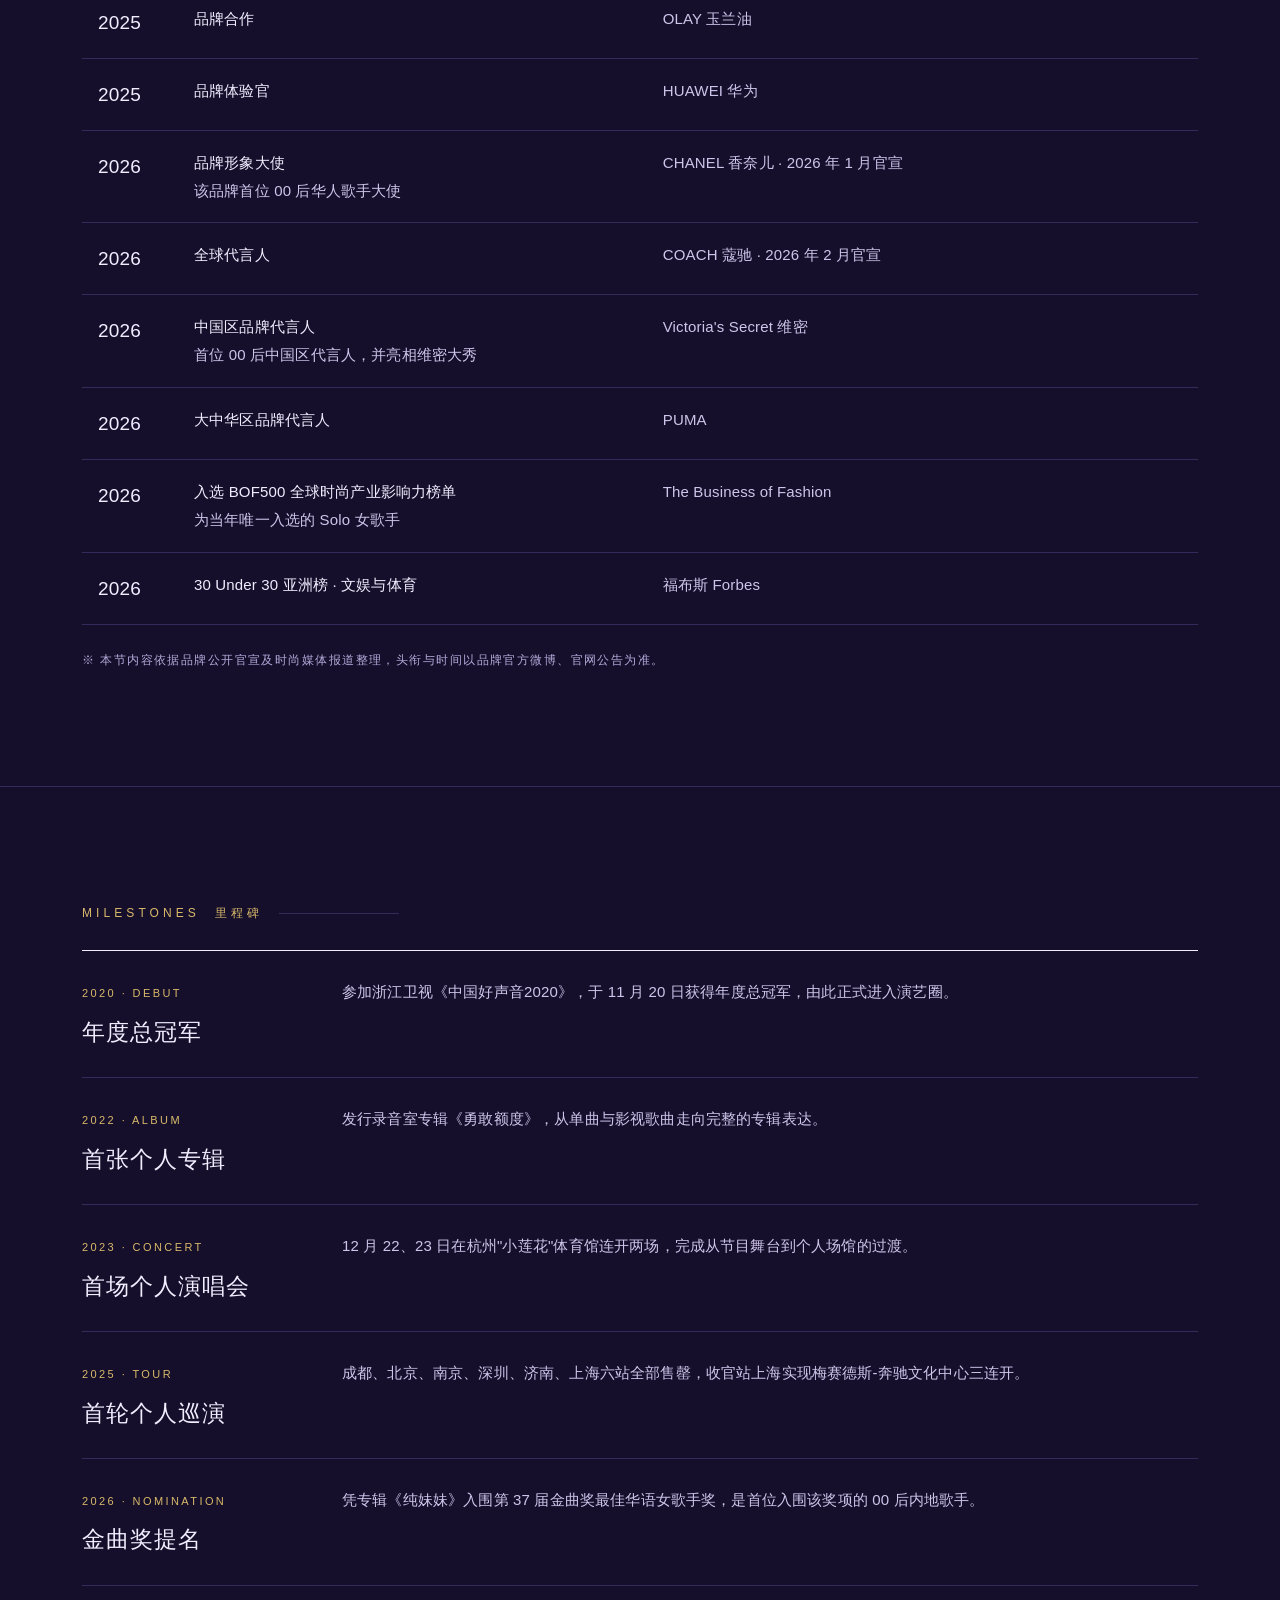
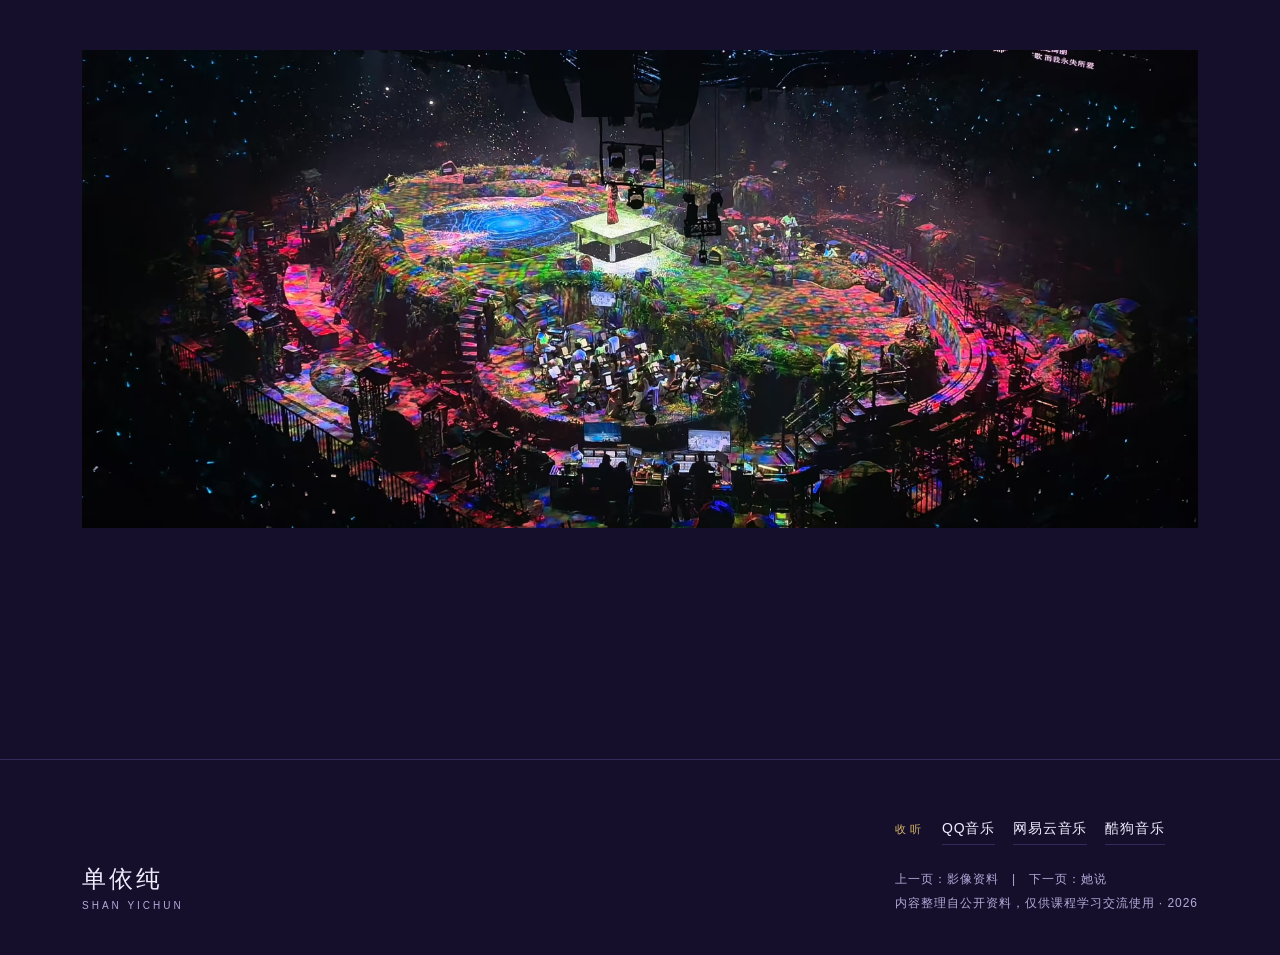
<file: honors.html>
<!DOCTYPE html>
<html lang="zh-CN">
<head>
<script>document.documentElement.className = 'js';</script>
<meta charset="UTF-8">
<meta name="viewport" content="width=device-width, initial-scale=1.0">
<title>荣誉与舞台 | 单依纯</title>
<meta name="description" content="单依纯的奖项记录、大型晚会舞台与演出纪录。">
<link rel="stylesheet" href="css/style.css">
</head>
<body>

<nav class="nav">
  <div class="wrap">
    <a class="brand" href="index.html">单依纯<span>SHAN YICHUN</span></a>
    <div class="menu">
      <a href="index.html">首页</a>
      <a href="about.html">成长</a>
      <a href="music.html">作品</a>
      <a href="gallery.html">影像</a>
      <a href="honors.html" class="on">荣誉</a>
      <a href="say.html">她说</a>
    </div>
    <a class="pill" href="https://weibo.com/u/5598574734" target="_blank" rel="noopener"><i></i><span>她的微博 ↗</span></a>
  </div>
</nav>

<div class="head">
  <div class="wrap">
    <div class="eyebrow reveal">HONORS&nbsp;&nbsp;荣誉与舞台</div>
    <h1 class="page-title reveal">六年，从冠军到金曲奖提名</h1>
    <p class="page-sub reveal d1">2020 年她是节目里最年轻的冠军；2026 年，她成为首位入围金曲奖最佳华语女歌手的 00 后内地歌手。</p>
  </div>
</div>

<section>
  <div class="wrap">
    <div class="eyebrow reveal">AWARDS&nbsp;&nbsp;奖项记录</div>
    <table class="reveal">
      <thead>
        <tr><th style="width:96px">年份</th><th style="width:40%">奖项 / 荣誉</th><th>颁发机构</th></tr>
      </thead>
      <tbody>
        <tr><td class="y">2020</td><td><b>《中国好声音2020》年度总冠军</b></td><td>浙江卫视</td></tr>
        <tr><td class="y">2022</td><td><b>最佳新锐歌手</b></td><td>第 29 届东方风云榜音乐盛典</td></tr>
        <tr><td class="y">2023</td><td><b>微博年度突破音乐人</b></td><td>2022 微博之夜</td></tr>
        <tr><td class="y">2024</td><td><b>最受欢迎女歌手 · 亚洲品质歌手</b><br>《想你时风起》十大金曲</td><td>第 31 届东方风云榜音乐盛典</td></tr>
        <tr><td class="y">2024</td><td><b>年度受欢迎歌手</b></td><td>微博音乐盛典</td></tr>
        <tr><td class="y">2025</td><td><b>《歌手2025》第三名</b></td><td>湖南卫视 / 芒果 TV</td></tr>
        <tr><td class="y">2025</td><td><b>最佳女歌手</b></td><td>第 32 届东方风云榜音乐盛典</td></tr>
        <tr><td class="y">2025</td><td><b>年度最佳歌手</b></td><td>WMA 微博音乐盛典</td></tr>
        <tr><td class="y">2026</td><td><b>入围第 37 届金曲奖 · 最佳华语女歌手奖</b><br>作品《纯妹妹》</td><td>台北国际唱片展 / 金曲奖</td></tr>
        <tr><td class="y">2026</td><td><b>年度十大金曲《珠玉》</b></td><td>第七届 TMEA 腾讯音乐娱乐盛典</td></tr>
      </tbody>
    </table>
  </div>
</section>

<section>
  <div class="wrap">
    <div class="eyebrow reveal">STAGES&nbsp;&nbsp;大型舞台</div>
    <h2 class="page-title reveal">从春晚舞台到世运会开幕式</h2>
    <table class="reveal">
      <thead>
        <tr><th style="width:96px">年份</th><th style="width:40%">舞台 / 节目</th><th>演唱内容</th></tr>
      </thead>
      <tbody>
        <tr><td class="y">2018</td><td><b>《我想和你唱第三季》</b></td><td>与李健合唱《绒花》</td></tr>
        <tr><td class="y">2020</td><td><b>《中国好声音2020》</b></td><td>《永不失联的爱》《城市之光》《好久不见》《星·Sailing》</td></tr>
        <tr><td class="y">2023</td><td><b>中央广播电视总台春节联欢晚会</b></td><td>合唱《绿水青山》</td></tr>
        <tr><td class="y">2023</td><td><b>杭州"小莲花"体育馆</b></td><td>首场个人演唱会，连开两场</td></tr>
        <tr><td class="y">2024</td><td><b>中央广播电视总台春节联欢晚会</b></td><td>继 2023 年后再度登台</td></tr>
        <tr><td class="y">2025</td><td><b>个人首轮巡演 · 六座城市</b></td><td>成都 / 北京 / 南京 / 深圳 / 济南 / 上海，全部售罄</td></tr>
        <tr><td class="y">2025</td><td><b>《歌手2025》</b></td><td>以个人作品《珠玉》夺得周冠军，最终第三名</td></tr>
        <tr><td class="y">2025</td><td><b>《声生不息·大湾区季》</b></td><td>与古巨基合唱《给自己的情书》、与卫兰合唱《你瞒我瞒》</td></tr>
        <tr><td class="y">2025</td><td><b>2025 成都世界运动会开幕式</b></td><td>与常石磊演唱主题曲《万千》</td></tr>
        <tr><td class="y">2026</td><td><b>"湾区升明月"大湾区电影音乐晚会</b></td><td>大型晚会舞台</td></tr>
        <tr><td class="y">2026</td><td><b>湖南卫视中秋之夜</b></td><td>演唱《美满一生》</td></tr>
      </tbody>
    </table>
  </div>
</section>

<section>
  <div class="wrap">
    <div class="eyebrow reveal">FASHION &amp; BRAND&nbsp;&nbsp;时尚与商务</div>
    <h2 class="page-title reveal">音乐之外的另一条线</h2>
    <p class="page-sub reveal d1" style="margin-bottom:44px">从 2025 年的美妆与数码合作开始，到 2026 年密集官宣——顶奢品牌把大使席位给到了一位 00 后华语歌手。</p>
    <table class="reveal">
      <thead>
        <tr><th style="width:96px">年份</th><th style="width:42%">身份 / 荣誉</th><th>品牌 / 机构</th></tr>
      </thead>
      <tbody>
        <tr><td class="y">2025</td><td><b>品牌合作</b></td><td>OLAY 玉兰油</td></tr>
        <tr><td class="y">2025</td><td><b>品牌体验官</b></td><td>HUAWEI 华为</td></tr>
        <tr><td class="y">2026</td><td><b>品牌形象大使</b><br>该品牌首位 00 后华人歌手大使</td><td>CHANEL 香奈儿 · 2026 年 1 月官宣</td></tr>
        <tr><td class="y">2026</td><td><b>全球代言人</b></td><td>COACH 蔻驰 · 2026 年 2 月官宣</td></tr>
        <tr><td class="y">2026</td><td><b>中国区品牌代言人</b><br>首位 00 后中国区代言人，并亮相维密大秀</td><td>Victoria's Secret 维密</td></tr>
        <tr><td class="y">2026</td><td><b>大中华区品牌代言人</b></td><td>PUMA</td></tr>
        <tr><td class="y">2026</td><td><b>入选 BOF500 全球时尚产业影响力榜单</b><br>为当年唯一入选的 Solo 女歌手</td><td>The Business of Fashion</td></tr>
        <tr><td class="y">2026</td><td><b>30 Under 30 亚洲榜 · 文娱与体育</b></td><td>福布斯 Forbes</td></tr>
      </tbody>
    </table>
    <p class="cap" style="margin-top:24px">※ 本节内容依据品牌公开官宣及时尚媒体报道整理，头衔与时间以品牌官方微博、官网公告为准。</p>
  </div>
</section>

<section>
  <div class="wrap">
    <div class="eyebrow reveal">MILESTONES&nbsp;&nbsp;里程碑</div>
    <div class="ledger reveal d1">
      <div>
        <b><i>2020 · DEBUT</i>年度总冠军</b>
        <p>参加浙江卫视《中国好声音2020》，于 11 月 20 日获得年度总冠军，由此正式进入演艺圈。</p>
      </div>
      <div>
        <b><i>2022 · ALBUM</i>首张个人专辑</b>
        <p>发行录音室专辑《勇敢额度》，从单曲与影视歌曲走向完整的专辑表达。</p>
      </div>
      <div>
        <b><i>2023 · CONCERT</i>首场个人演唱会</b>
        <p>12 月 22、23 日在杭州"小莲花"体育馆连开两场，完成从节目舞台到个人场馆的过渡。</p>
      </div>
      <div>
        <b><i>2025 · TOUR</i>首轮个人巡演</b>
        <p>成都、北京、南京、深圳、济南、上海六站全部售罄，收官站上海实现梅赛德斯-奔驰文化中心三连开。</p>
      </div>
      <div>
        <b><i>2026 · NOMINATION</i>金曲奖提名</b>
        <p>凭专辑《纯妹妹》入围第 37 届金曲奖最佳华语女歌手奖，是首位入围该奖项的 00 后内地歌手。</p>
      </div>
    </div>
    <div class="frame reveal" style="aspect-ratio:21/9;margin-top:64px"><img src="img/honors/stage.jpg" alt="单依纯 大型舞台现场"></div>
  </div>
</section>

<footer>
  <div class="wrap foot">
    <a class="brand" href="index.html">单依纯<span>SHAN YICHUN</span></a>
    <div>
      <div class="listen"><span>收听</span><a href="https://y.qq.com/n/ryqq/search?keyword=%E5%8D%95%E4%BE%9D%E7%BA%AF" target="_blank" rel="noopener">QQ音乐</a><a href="https://music.163.com/#/search/m/?s=%E5%8D%95%E4%BE%9D%E7%BA%AF" target="_blank" rel="noopener">网易云音乐</a><a href="https://www.kugou.com/singer/798883.html" target="_blank" rel="noopener">酷狗音乐</a></div>
      <p>上一页：<a href="gallery.html">影像资料</a>　|　下一页：<a href="say.html">她说</a><br>内容整理自公开资料，仅供课程学习交流使用 · 2026</p>
    </div>
  </div>
</footer>

<script src="js/main.js"></script>
</body>
</html>
</file>
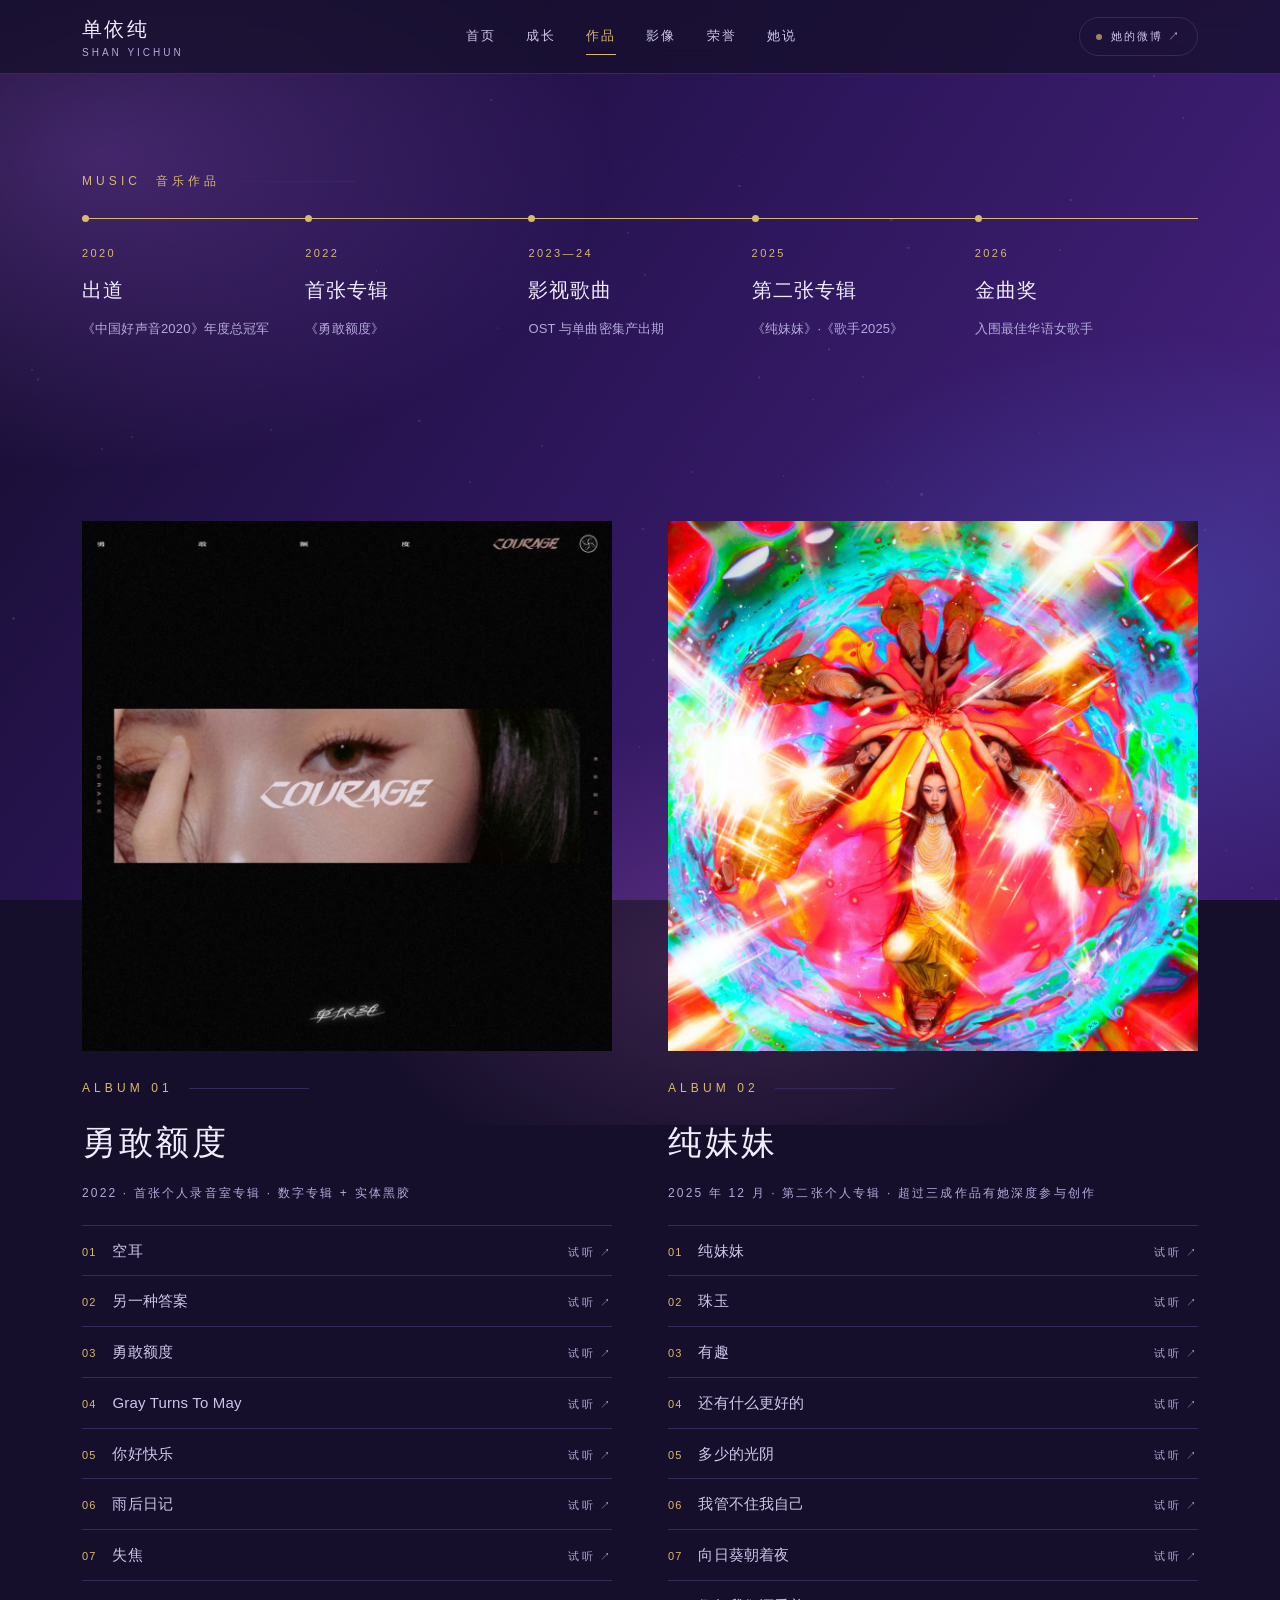
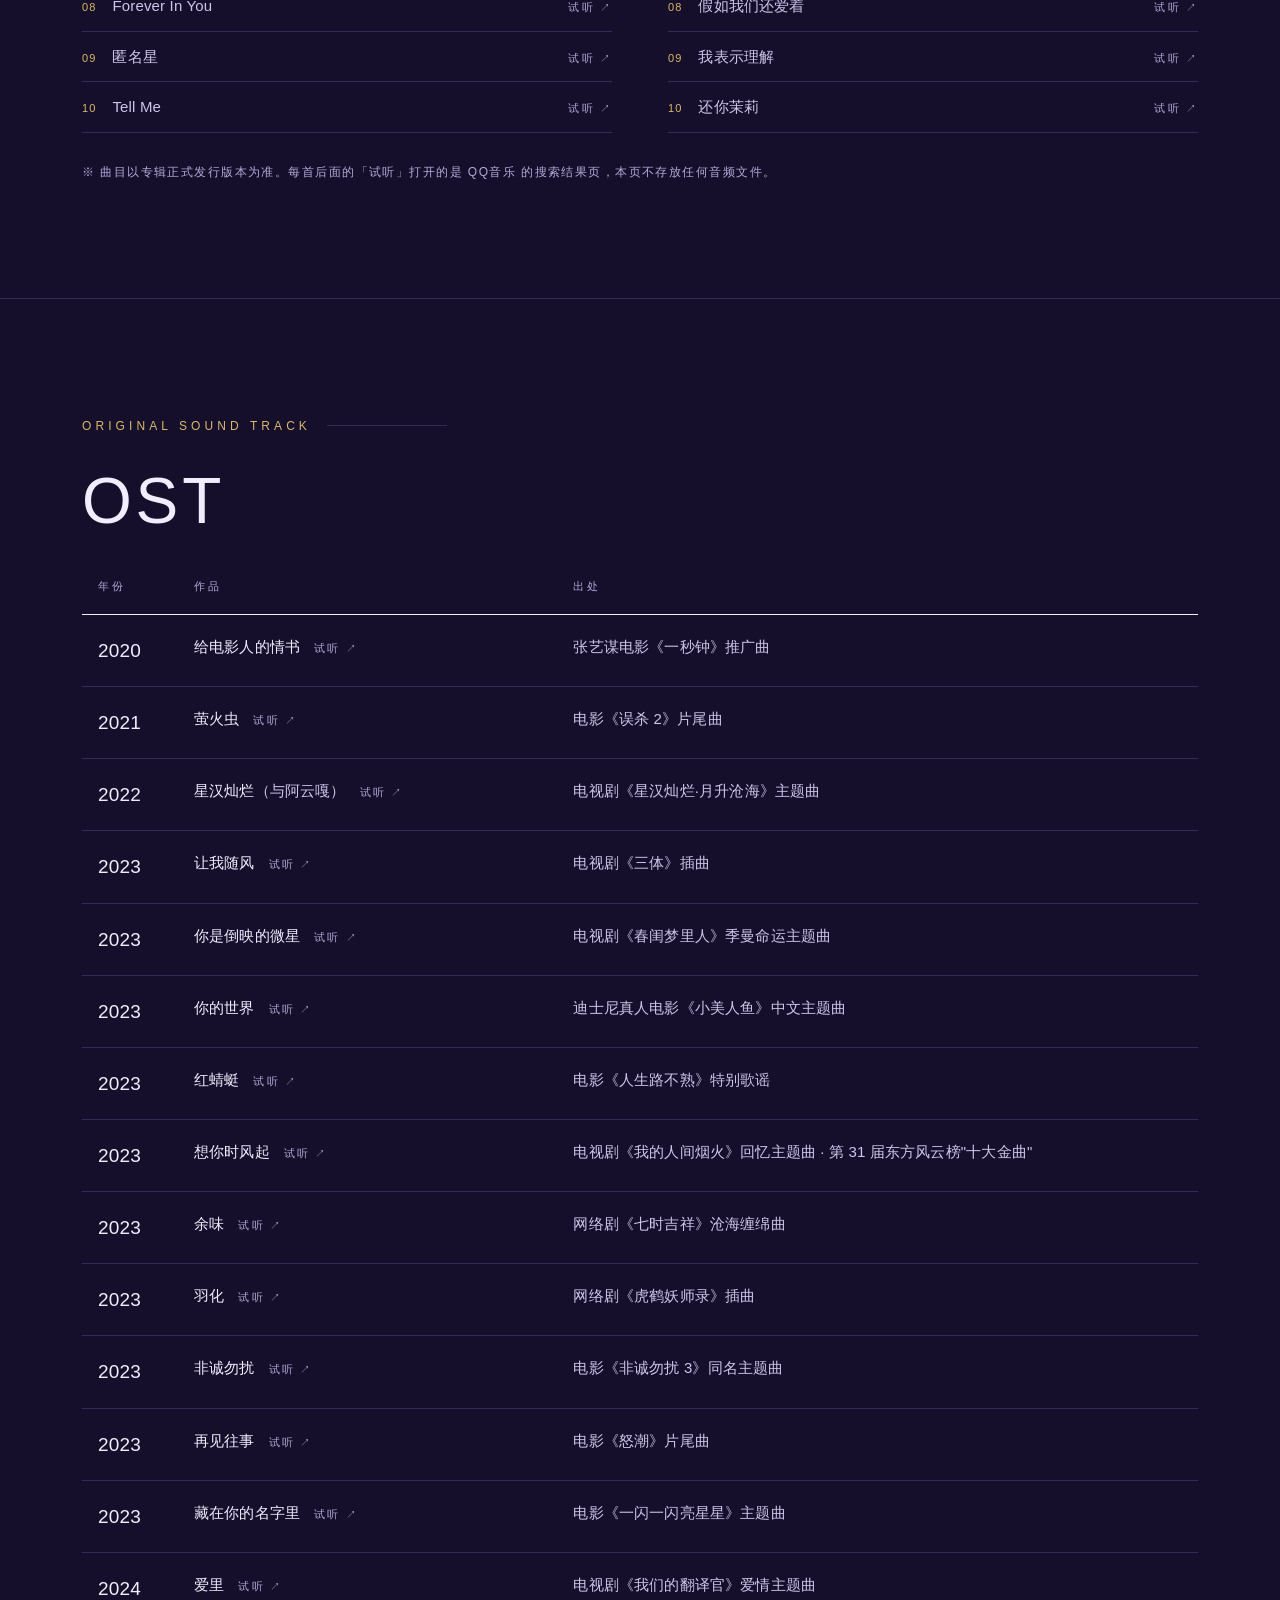
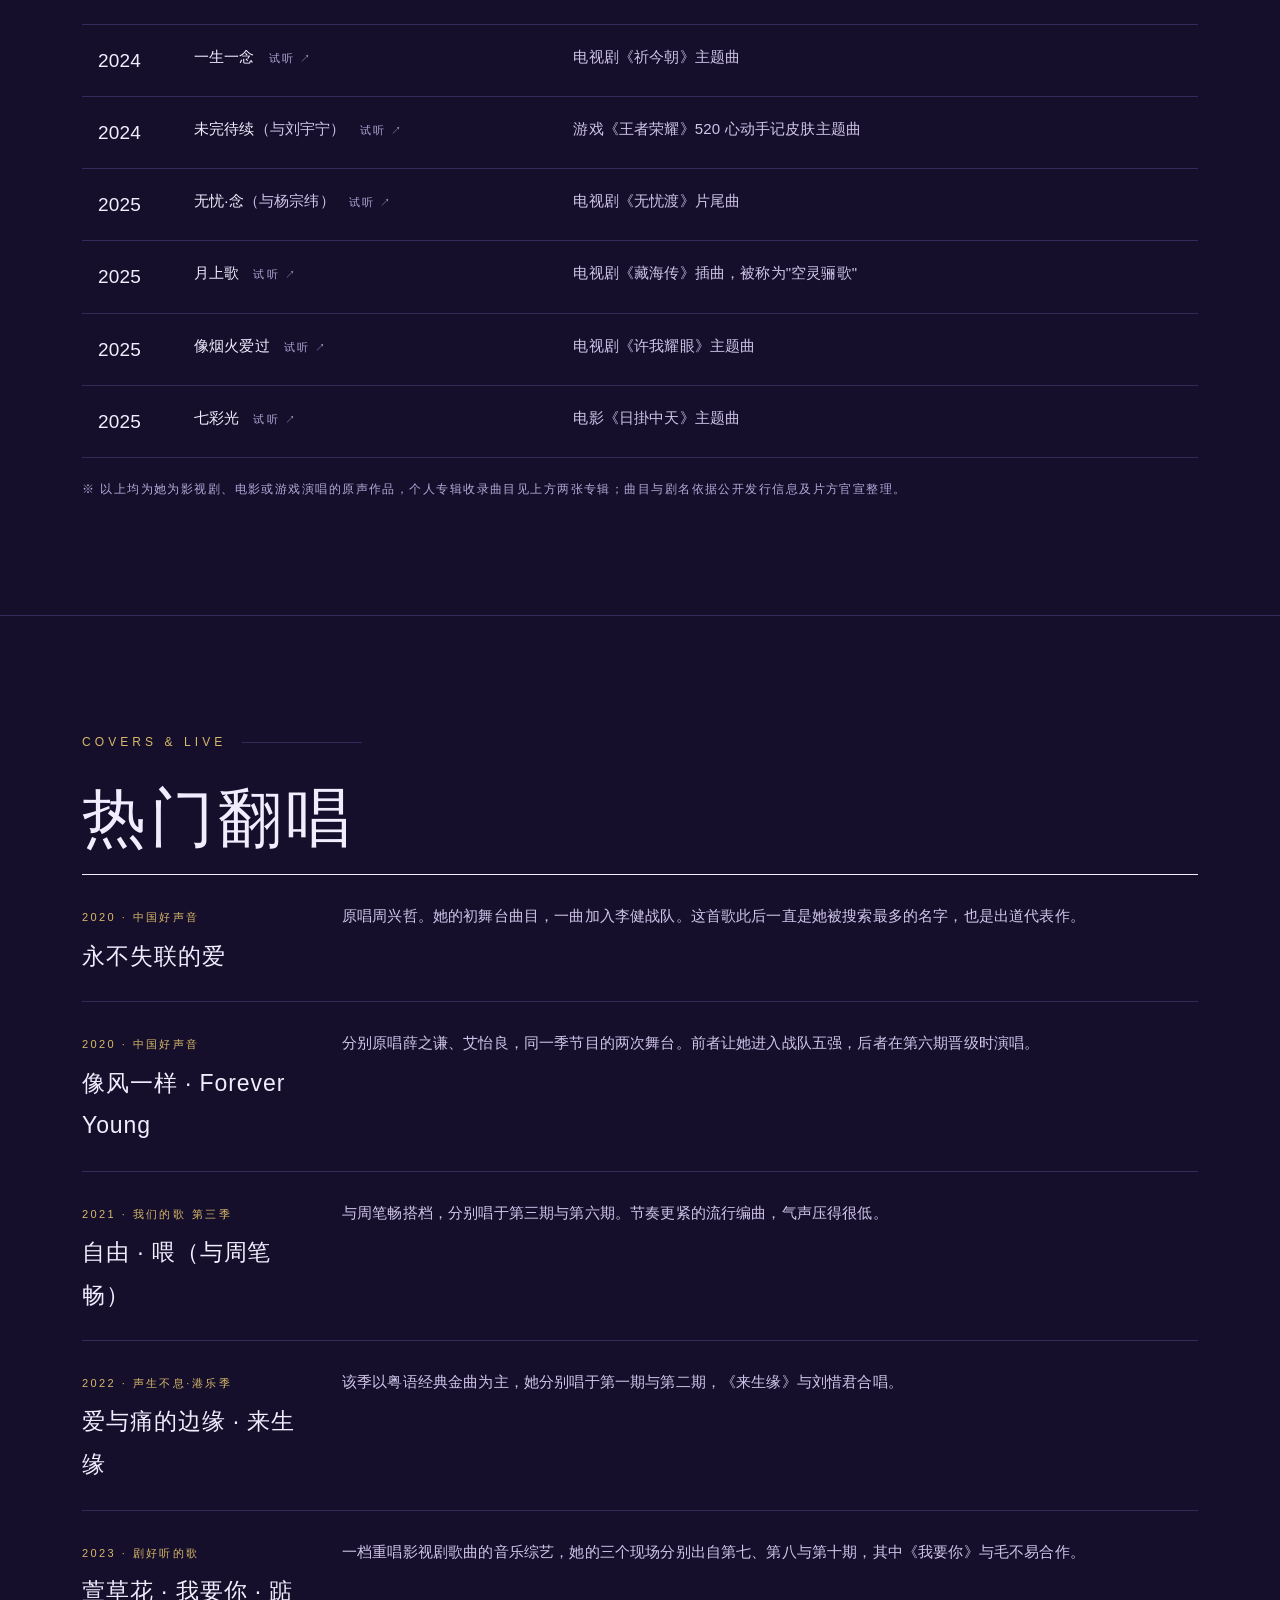
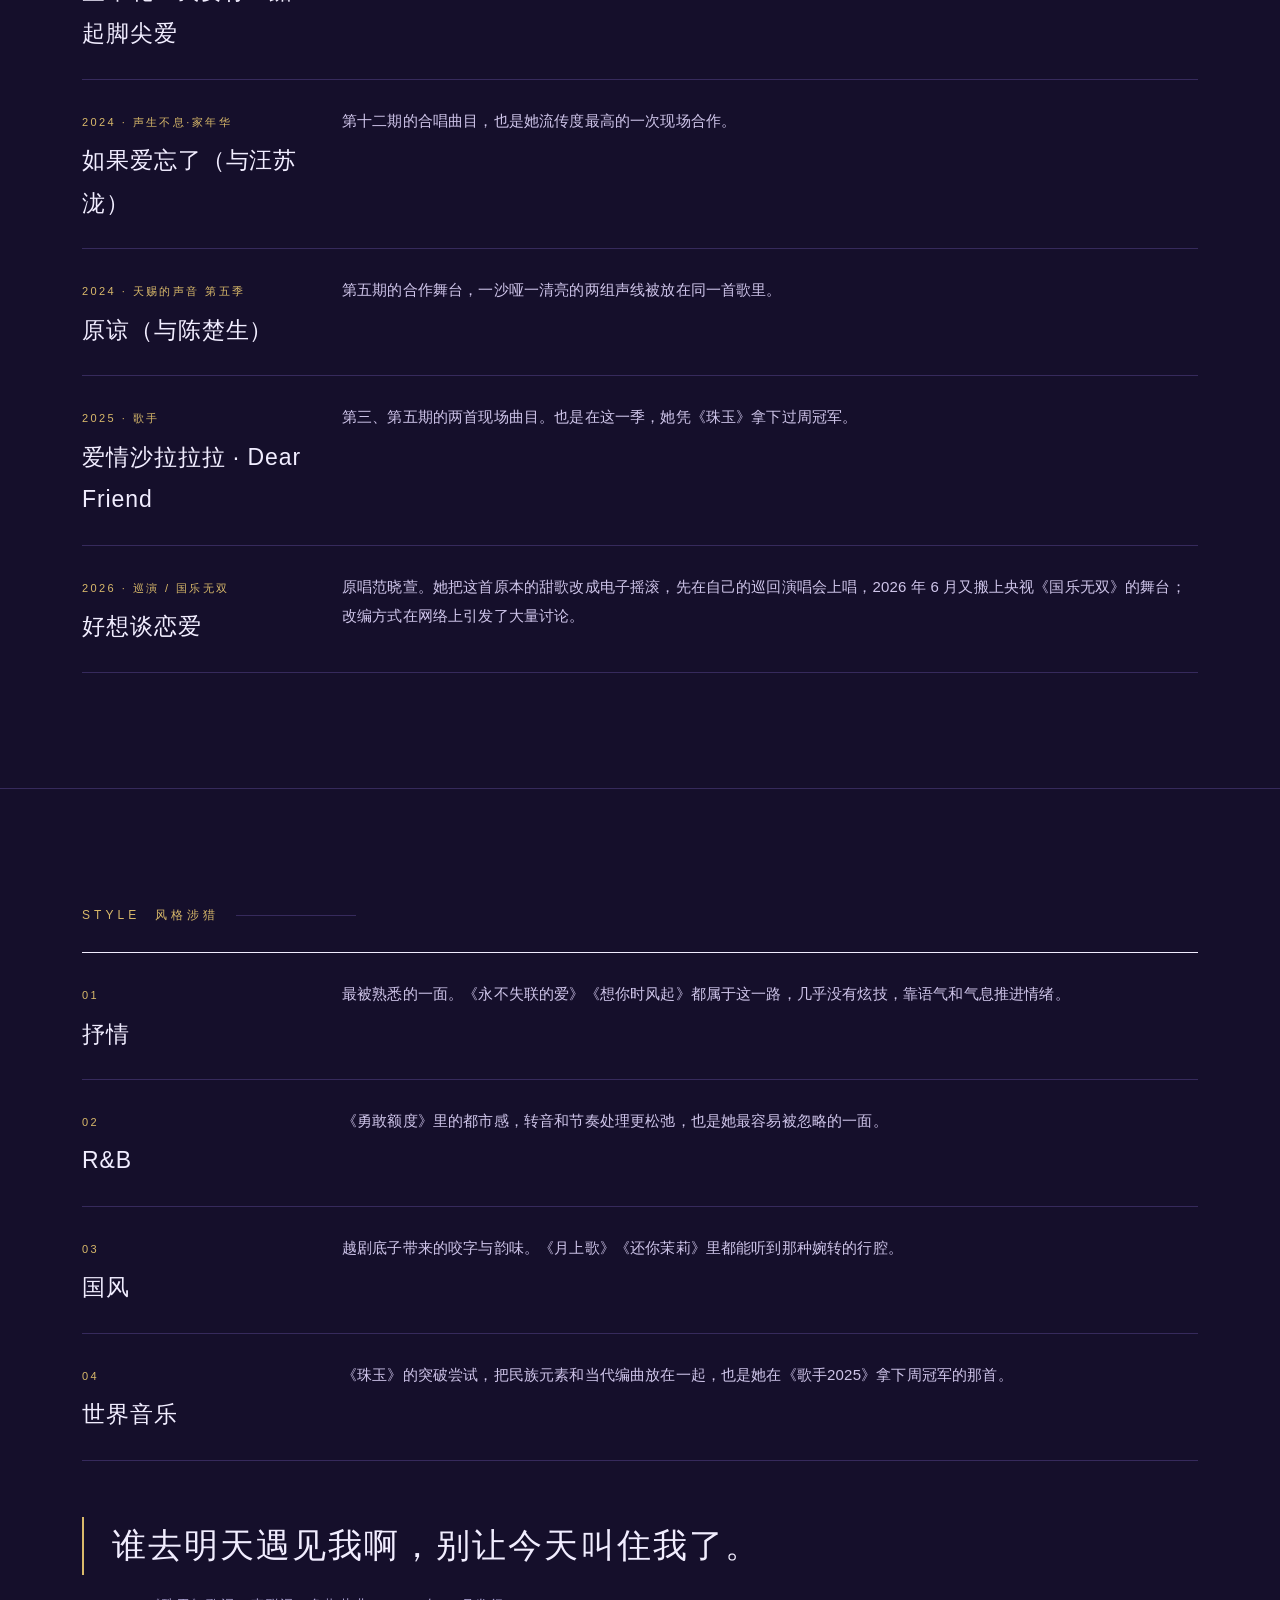
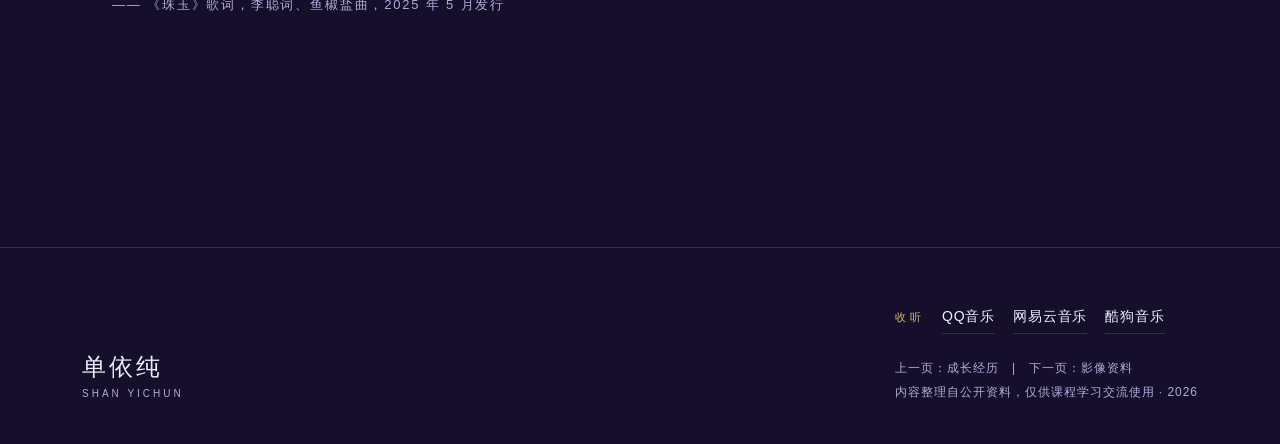
<file: music.html>
<!DOCTYPE html>
<html lang="zh-CN">
<head>
<script>document.documentElement.className = 'js';</script>
<meta charset="UTF-8">
<meta name="viewport" content="width=device-width, initial-scale=1.0">
<title>音乐作品 | 单依纯</title>
<meta name="description" content="单依纯的音乐作品：专辑《勇敢额度》《纯妹妹》完整曲目，二十首影视原声 OST，以及综艺舞台上的热门翻唱。">
<link rel="stylesheet" href="css/style.css">
</head>
<body>

<nav class="nav">
  <div class="wrap">
    <a class="brand" href="index.html">单依纯<span>SHAN YICHUN</span></a>
    <div class="menu">
      <a href="index.html">首页</a>
      <a href="about.html">成长</a>
      <a href="music.html" class="on">作品</a>
      <a href="gallery.html">影像</a>
      <a href="honors.html">荣誉</a>
      <a href="say.html">她说</a>
    </div>
    <a class="pill" href="https://weibo.com/u/5598574734" target="_blank" rel="noopener"><i></i><span>她的微博 ↗</span></a>
  </div>
</nav>

<div class="head">
  <div class="wrap">
    <h1 class="eyebrow reveal">MUSIC&nbsp;&nbsp;音乐作品</h1>
    <ol class="axis reveal">
      <li><span class="y">2020</span><b>出道</b><i>《中国好声音2020》年度总冠军</i></li>
      <li><span class="y">2022</span><b>首张专辑</b><i>《勇敢额度》</i></li>
      <li><span class="y">2023—24</span><b>影视歌曲</b><i>OST 与单曲密集产出期</i></li>
      <li><span class="y">2025</span><b>第二张专辑</b><i>《纯妹妹》·《歌手2025》</i></li>
      <li><span class="y">2026</span><b>金曲奖</b><i>入围最佳华语女歌手</i></li>
    </ol>
  </div>
</div>

<section>
  <div class="wrap">
    <div class="albums">
      <article class="album reveal">
        <div class="frame cover"><img src="img/music/album1.jpg" alt="专辑《勇敢额度》封面"></div>
        <div class="eyebrow" style="margin-bottom:12px">ALBUM 01</div>
        <h3>勇敢额度</h3>
        <div class="meta">2022 · 首张个人录音室专辑 · 数字专辑 + 实体黑胶</div>
        <ol class="tracks">
          <li>空耳</li>
          <li>另一种答案</li>
          <li>勇敢额度</li>
          <li>Gray Turns To May</li>
          <li>你好快乐</li>
          <li>雨后日记</li>
          <li>失焦</li>
          <li>Forever In You</li>
          <li>匿名星</li>
          <li>Tell Me</li>
        </ol>
      </article>

      <article class="album reveal d1">
        <div class="frame cover"><img src="img/music/album2.jpg" alt="专辑《纯妹妹》封面"></div>
        <div class="eyebrow" style="margin-bottom:12px">ALBUM 02</div>
        <h3>纯妹妹</h3>
        <div class="meta">2025 年 12 月 · 第二张个人专辑 · 超过三成作品有她深度参与创作</div>
        <ol class="tracks">
          <li>纯妹妹</li>
          <li>珠玉</li>
          <li>有趣</li>
          <li>还有什么更好的</li>
          <li>多少的光阴</li>
          <li>我管不住我自己</li>
          <li>向日葵朝着夜</li>
          <li>假如我们还爱着</li>
          <li>我表示理解</li>
          <li>还你茉莉</li>
        </ol>
      </article>
    </div>
    <p class="cap" style="margin-top:28px">※ 曲目以专辑正式发行版本为准。每首后面的「试听」打开的是 QQ音乐 的搜索结果页，本页不存放任何音频文件。</p>
  </div>
</section>

<section>
  <div class="wrap">
    <div class="eyebrow reveal">ORIGINAL SOUND TRACK</div>
    <h2 class="page-title reveal">OST</h2>
    <table class="reveal ost">
      <thead>
        <tr><th style="width:96px">年份</th><th style="width:34%">作品</th><th>出处</th></tr>
      </thead>
      <tbody>
        <tr><td class="y">2020</td><td><b>给电影人的情书</b></td><td>张艺谋电影《一秒钟》推广曲</td></tr>
        <tr><td class="y">2021</td><td><b>萤火虫</b></td><td>电影《误杀 2》片尾曲</td></tr>
        <tr><td class="y">2022</td><td><b>星汉灿烂</b>（与阿云嘎）</td><td>电视剧《星汉灿烂·月升沧海》主题曲</td></tr>
        <tr><td class="y">2023</td><td><b>让我随风</b></td><td>电视剧《三体》插曲</td></tr>
        <tr><td class="y">2023</td><td><b>你是倒映的微星</b></td><td>电视剧《春闺梦里人》季曼命运主题曲</td></tr>
        <tr><td class="y">2023</td><td><b>你的世界</b></td><td>迪士尼真人电影《小美人鱼》中文主题曲</td></tr>
        <tr><td class="y">2023</td><td><b>红蜻蜓</b></td><td>电影《人生路不熟》特别歌谣</td></tr>
        <tr><td class="y">2023</td><td><b>想你时风起</b></td><td>电视剧《我的人间烟火》回忆主题曲 · 第 31 届东方风云榜"十大金曲"</td></tr>
        <tr><td class="y">2023</td><td><b>余味</b></td><td>网络剧《七时吉祥》沧海缠绵曲</td></tr>
        <tr><td class="y">2023</td><td><b>羽化</b></td><td>网络剧《虎鹤妖师录》插曲</td></tr>
        <tr><td class="y">2023</td><td><b>非诚勿扰</b></td><td>电影《非诚勿扰 3》同名主题曲</td></tr>
        <tr><td class="y">2023</td><td><b>再见往事</b></td><td>电影《怒潮》片尾曲</td></tr>
        <tr><td class="y">2023</td><td><b>藏在你的名字里</b></td><td>电影《一闪一闪亮星星》主题曲</td></tr>
        <tr><td class="y">2024</td><td><b>爱里</b></td><td>电视剧《我们的翻译官》爱情主题曲</td></tr>
        <tr><td class="y">2024</td><td><b>一生一念</b></td><td>电视剧《祈今朝》主题曲</td></tr>
        <tr><td class="y">2024</td><td><b>未完待续</b>（与刘宇宁）</td><td>游戏《王者荣耀》520 心动手记皮肤主题曲</td></tr>
        <tr><td class="y">2025</td><td><b>无忧·念</b>（与杨宗纬）</td><td>电视剧《无忧渡》片尾曲</td></tr>
        <tr><td class="y">2025</td><td><b>月上歌</b></td><td>电视剧《藏海传》插曲，被称为"空灵骊歌"</td></tr>
        <tr><td class="y">2025</td><td><b>像烟火爱过</b></td><td>电视剧《许我耀眼》主题曲</td></tr>
        <tr><td class="y">2025</td><td><b>七彩光</b></td><td>电影《日掛中天》主题曲</td></tr>
      </tbody>
    </table>
    <p class="cap reveal" style="margin-top:20px">※ 以上均为她为影视剧、电影或游戏演唱的原声作品，个人专辑收录曲目见上方两张专辑；曲目与剧名依据公开发行信息及片方官宣整理。</p>
  </div>
</section>

<section>
  <div class="wrap">
    <div class="eyebrow reveal">COVERS &amp; LIVE</div>
    <h2 class="page-title reveal">热门翻唱</h2>
    <div class="ledger reveal d1">
      <div>
        <b><i>2020 · 中国好声音</i>永不失联的爱</b>
        <p>原唱周兴哲。她的初舞台曲目，一曲加入李健战队。这首歌此后一直是她被搜索最多的名字，也是出道代表作。</p>
      </div>
      <div>
        <b><i>2020 · 中国好声音</i>像风一样 · Forever Young</b>
        <p>分别原唱薛之谦、艾怡良，同一季节目的两次舞台。前者让她进入战队五强，后者在第六期晋级时演唱。</p>
      </div>
      <div>
        <b><i>2021 · 我们的歌 第三季</i>自由 · 喂（与周笔畅）</b>
        <p>与周笔畅搭档，分别唱于第三期与第六期。节奏更紧的流行编曲，气声压得很低。</p>
      </div>
      <div>
        <b><i>2022 · 声生不息·港乐季</i>爱与痛的边缘 · 来生缘</b>
        <p>该季以粤语经典金曲为主，她分别唱于第一期与第二期，《来生缘》与刘惜君合唱。</p>
      </div>
      <div>
        <b><i>2023 · 剧好听的歌</i>萱草花 · 我要你 · 踮起脚尖爱</b>
        <p>一档重唱影视剧歌曲的音乐综艺，她的三个现场分别出自第七、第八与第十期，其中《我要你》与毛不易合作。</p>
      </div>
      <div>
        <b><i>2024 · 声生不息·家年华</i>如果爱忘了（与汪苏泷）</b>
        <p>第十二期的合唱曲目，也是她流传度最高的一次现场合作。</p>
      </div>
      <div>
        <b><i>2024 · 天赐的声音 第五季</i>原谅（与陈楚生）</b>
        <p>第五期的合作舞台，一沙哑一清亮的两组声线被放在同一首歌里。</p>
      </div>
      <div>
        <b><i>2025 · 歌手</i>爱情沙拉拉拉 · Dear Friend</b>
        <p>第三、第五期的两首现场曲目。也是在这一季，她凭《珠玉》拿下过周冠军。</p>
      </div>
      <div>
        <b><i>2026 · 巡演 / 国乐无双</i>好想谈恋爱</b>
        <p>原唱范晓萱。她把这首原本的甜歌改成电子摇滚，先在自己的巡回演唱会上唱，2026 年 6 月又搬上央视《国乐无双》的舞台；改编方式在网络上引发了大量讨论。</p>
      </div>
    </div>
  </div>
</section>

<section>
  <div class="wrap">
    <div class="eyebrow reveal">STYLE&nbsp;&nbsp;风格涉猎</div>
    <div class="ledger reveal d1">
      <div>
        <b><i>01</i>抒情</b>
        <p>最被熟悉的一面。《永不失联的爱》《想你时风起》都属于这一路，几乎没有炫技，靠语气和气息推进情绪。</p>
      </div>
      <div>
        <b><i>02</i>R&amp;B</b>
        <p>《勇敢额度》里的都市感，转音和节奏处理更松弛，也是她最容易被忽略的一面。</p>
      </div>
      <div>
        <b><i>03</i>国风</b>
        <p>越剧底子带来的咬字与韵味。《月上歌》《还你茉莉》里都能听到那种婉转的行腔。</p>
      </div>
      <div>
        <b><i>04</i>世界音乐</b>
        <p>《珠玉》的突破尝试，把民族元素和当代编曲放在一起，也是她在《歌手2025》拿下周冠军的那首。</p>
      </div>
    </div>
    <blockquote class="quote reveal" style="margin-top:56px">谁去明天遇见我啊，别让今天叫住我了。</blockquote>
    <cite class="reveal d1">—— 《珠玉》歌词，李聪词、鱼椒盐曲，2025 年 5 月发行</cite>
  </div>
</section>

<footer>
  <div class="wrap foot">
    <a class="brand" href="index.html">单依纯<span>SHAN YICHUN</span></a>
    <div>
      <div class="listen"><span>收听</span><a href="https://y.qq.com/n/ryqq/search?keyword=%E5%8D%95%E4%BE%9D%E7%BA%AF" target="_blank" rel="noopener">QQ音乐</a><a href="https://music.163.com/#/search/m/?s=%E5%8D%95%E4%BE%9D%E7%BA%AF" target="_blank" rel="noopener">网易云音乐</a><a href="https://www.kugou.com/singer/798883.html" target="_blank" rel="noopener">酷狗音乐</a></div>
      <p>上一页：<a href="about.html">成长经历</a>　|　下一页：<a href="gallery.html">影像资料</a><br>内容整理自公开资料，仅供课程学习交流使用 · 2026</p>
    </div>
  </div>
</footer>

<script src="js/main.js"></script>
</body>
</html>
</file>
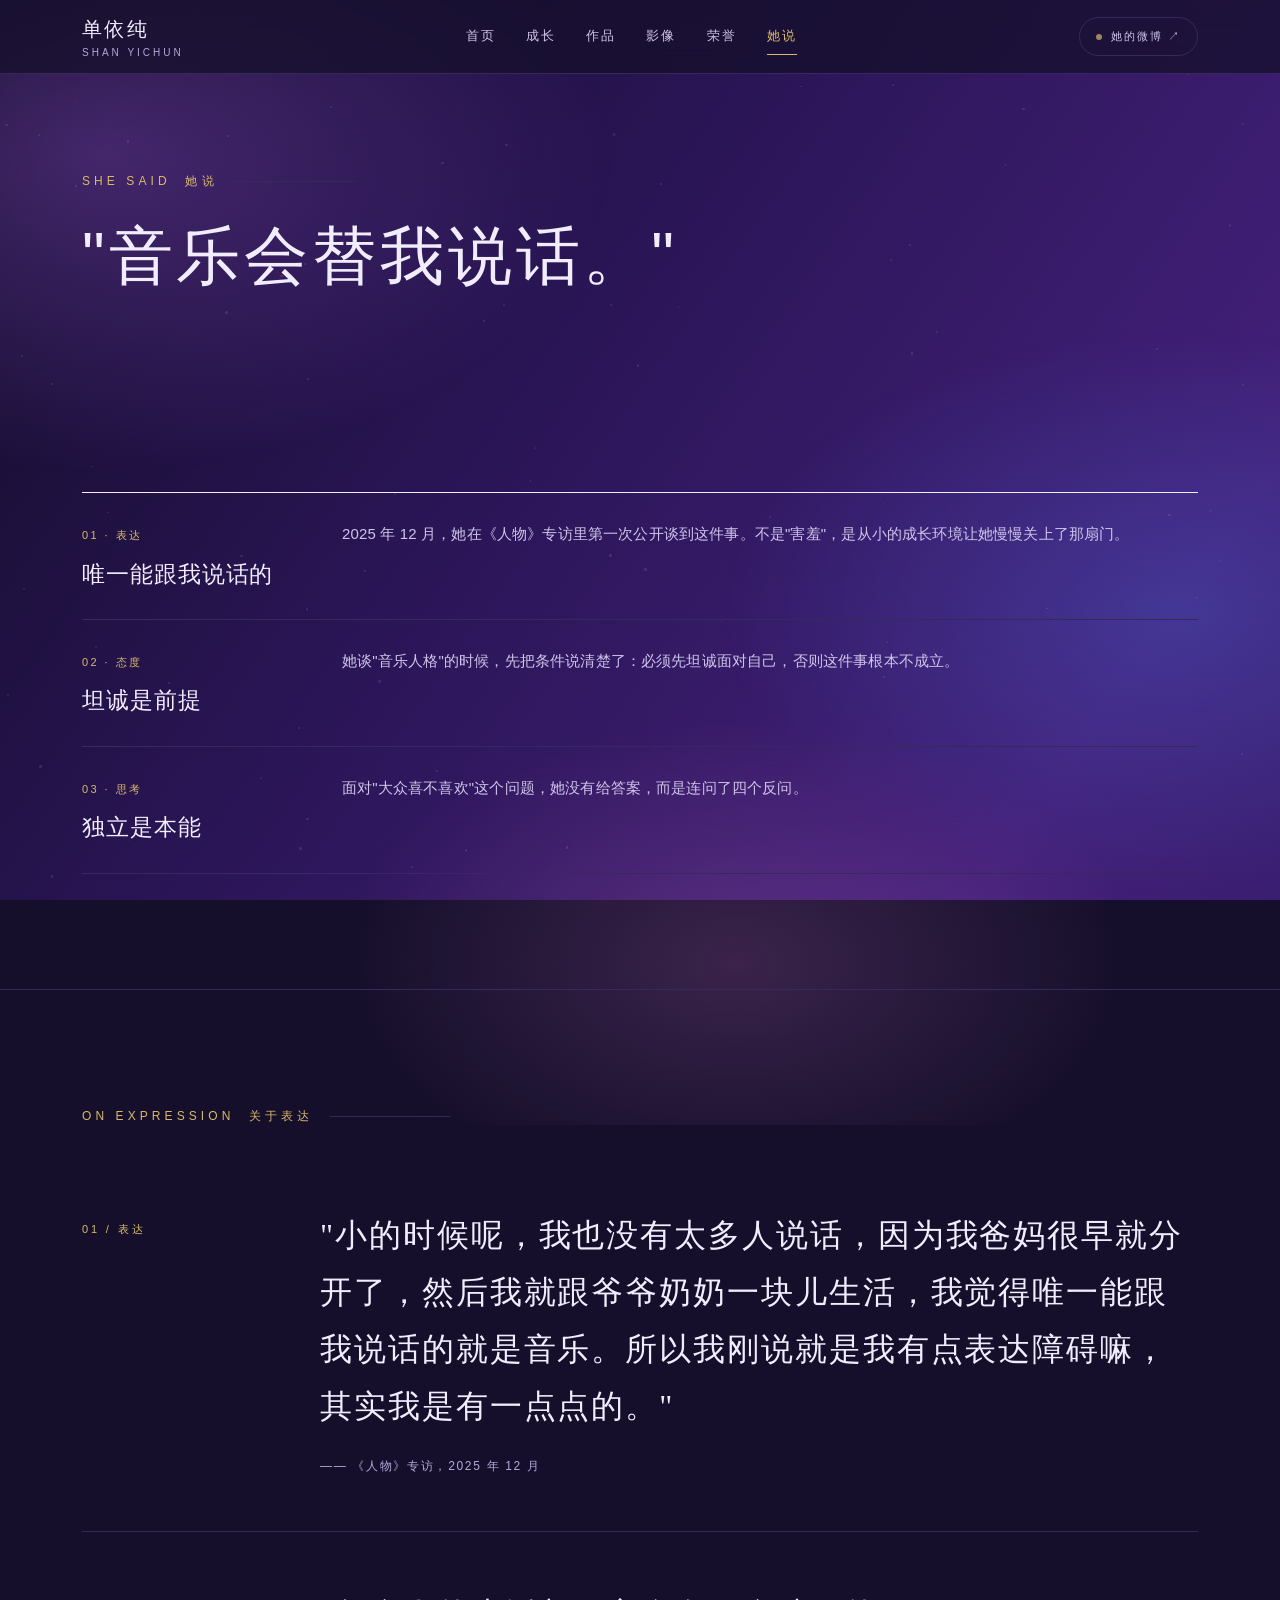
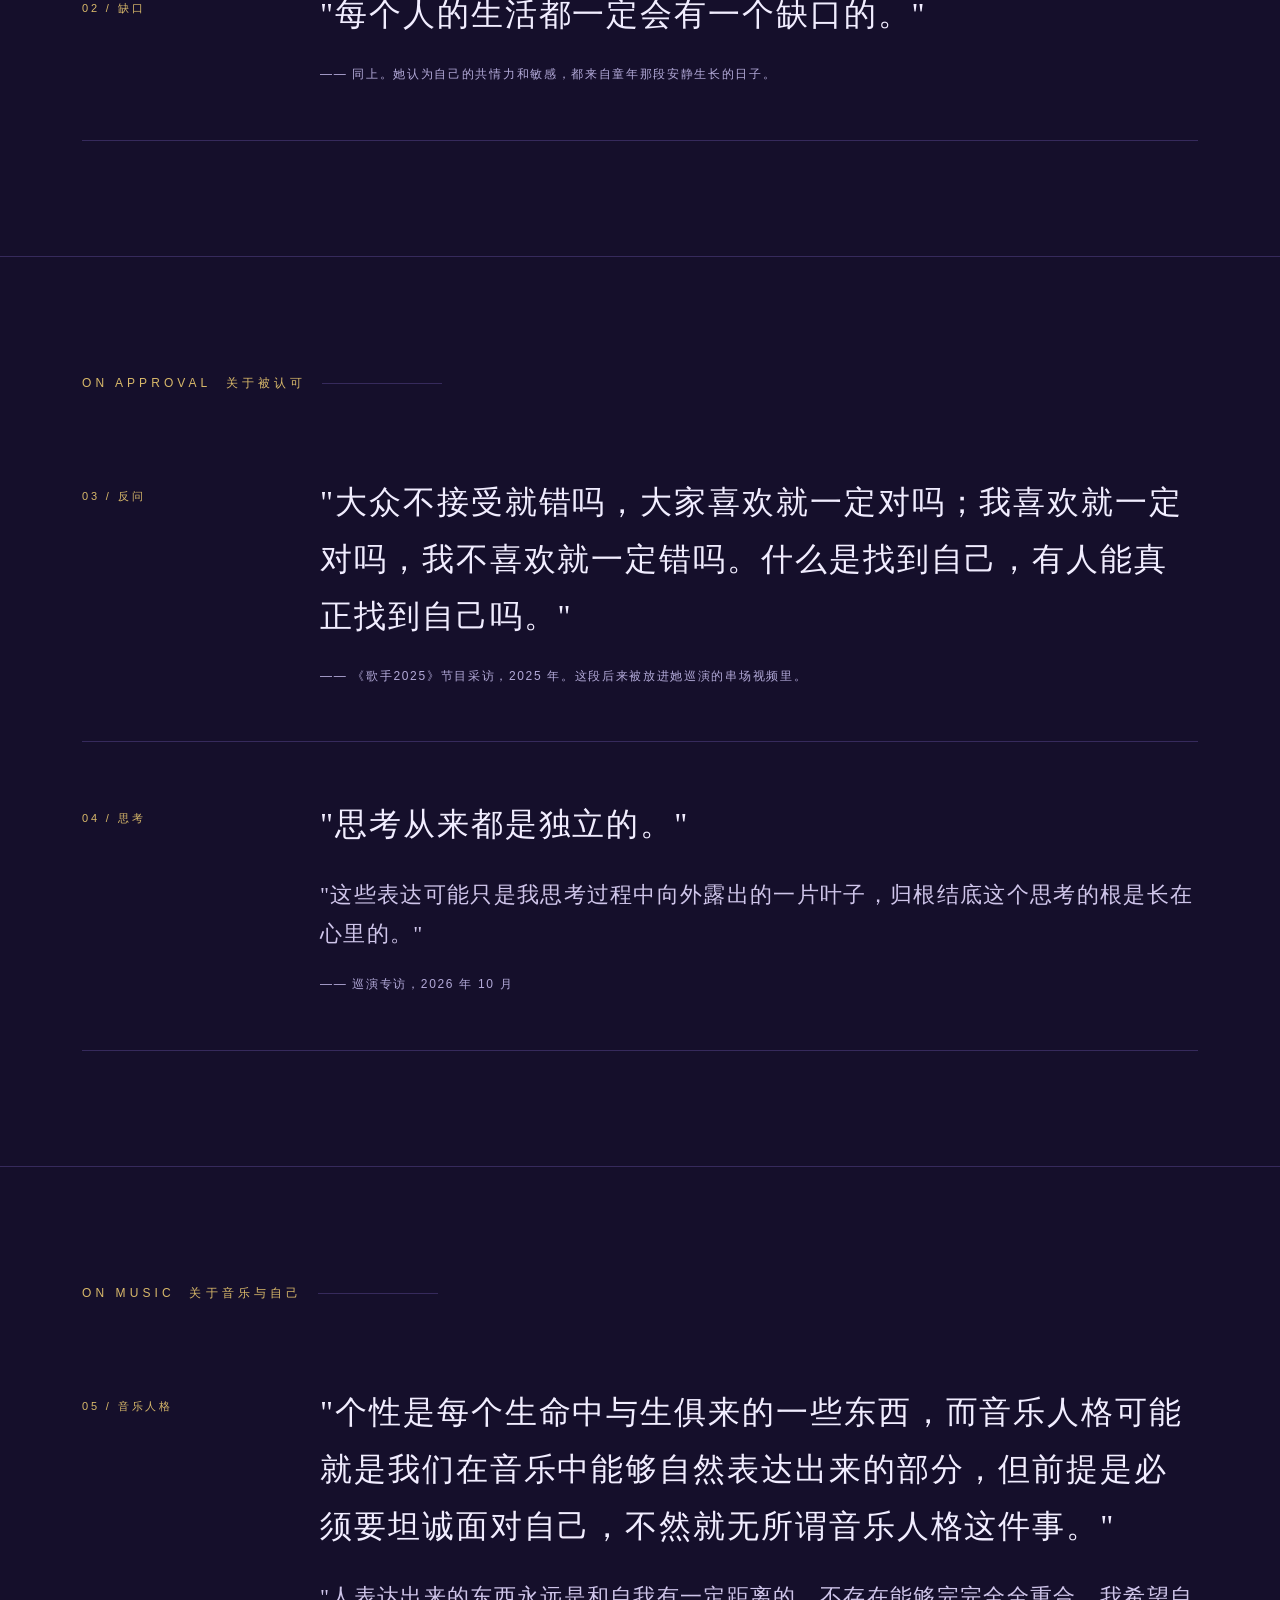
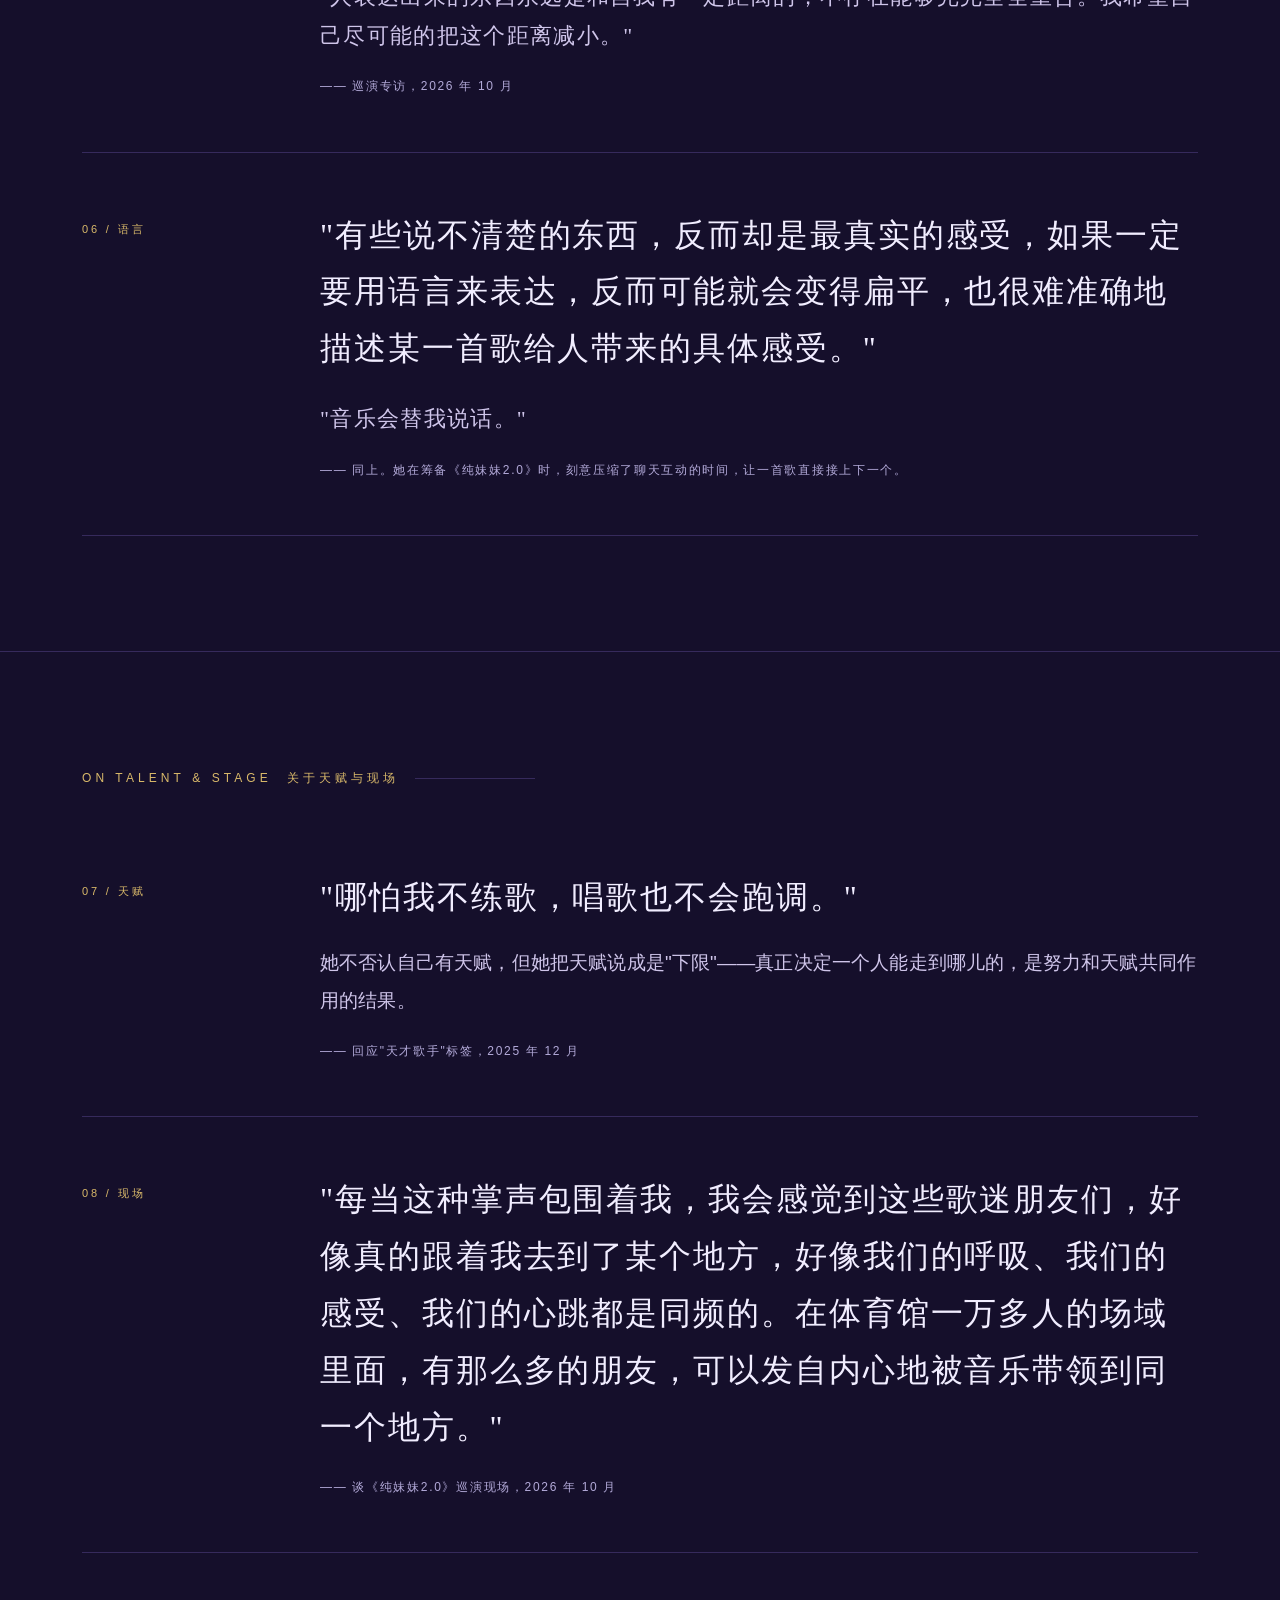
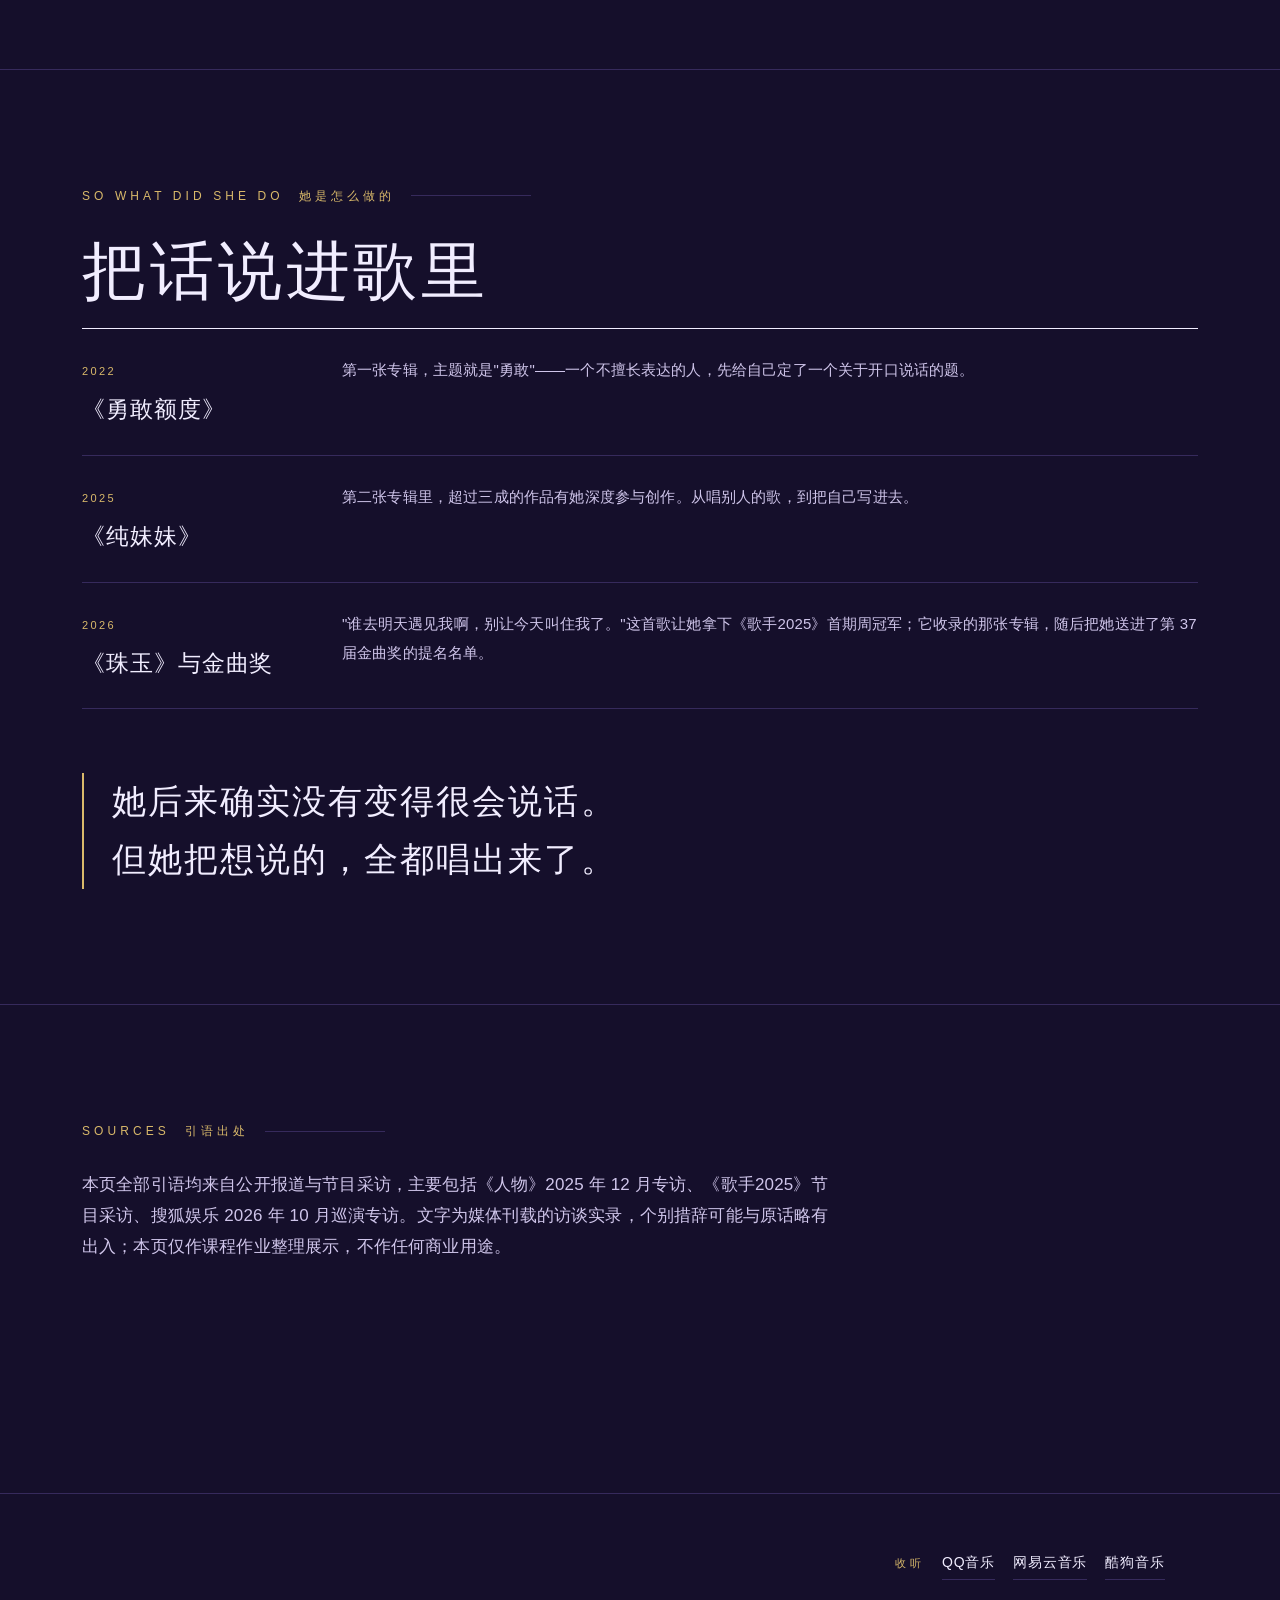
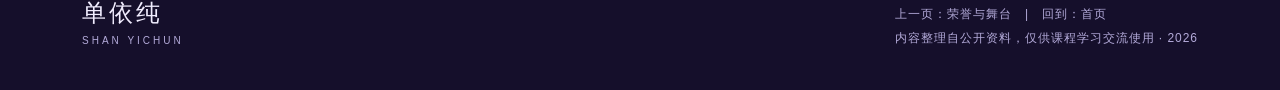
<file: say.html>
<!DOCTYPE html>
<html lang="zh-CN">
<head>
<script>document.documentElement.className = 'js';</script>
<meta charset="UTF-8">
<meta name="viewport" content="width=device-width, initial-scale=1.0">
<title>她说 | 单依纯</title>
<meta name="description" content="单依纯在公开采访里说过的话：关于表达、缺口、被认可、思考、音乐人格、天赋与现场。">
<link rel="stylesheet" href="css/style.css">
</head>
<body>

<nav class="nav">
  <div class="wrap">
    <a class="brand" href="index.html">单依纯<span>SHAN YICHUN</span></a>
    <div class="menu">
      <a href="index.html">首页</a>
      <a href="about.html">成长</a>
      <a href="music.html">作品</a>
      <a href="gallery.html">影像</a>
      <a href="honors.html">荣誉</a>
      <a href="say.html" class="on">她说</a>
    </div>
    <a class="pill" href="https://weibo.com/u/5598574734" target="_blank" rel="noopener"><i></i><span>她的微博 ↗</span></a>
  </div>
</nav>

<div class="head">
  <div class="wrap">
    <div class="eyebrow reveal">SHE SAID&nbsp;&nbsp;她说</div>
    <h1 class="page-title reveal">"音乐会替我说话。"</h1>
  </div>
</div>

<section>
  <div class="wrap">
    <div class="ledger reveal">
      <div>
        <b><i>01 · 表达</i>唯一能跟我说话的</b>
        <p>2025 年 12 月，她在《人物》专访里第一次公开谈到这件事。不是"害羞"，是从小的成长环境让她慢慢关上了那扇门。</p>
      </div>
      <div>
        <b><i>02 · 态度</i>坦诚是前提</b>
        <p>她谈"音乐人格"的时候，先把条件说清楚了：必须先坦诚面对自己，否则这件事根本不成立。</p>
      </div>
      <div>
        <b><i>03 · 思考</i>独立是本能</b>
        <p>面对"大众喜不喜欢"这个问题，她没有给答案，而是连问了四个反问。</p>
      </div>
    </div>
  </div>
</section>

<section>
  <div class="wrap">
    <div class="eyebrow reveal">ON EXPRESSION&nbsp;&nbsp;关于表达</div>

    <div class="voice reveal">
      <div class="topic">01 / 表达</div>
      <div>
        <blockquote>"小的时候呢，我也没有太多人说话，因为我爸妈很早就分开了，然后我就跟爷爷奶奶一块儿生活，我觉得唯一能跟我说话的就是音乐。所以我刚说就是我有点表达障碍嘛，其实我是有一点点的。"</blockquote>
        <cite>—— 《人物》专访，2025 年 12 月</cite>
      </div>
    </div>

    <div class="voice reveal">
      <div class="topic">02 / 缺口</div>
      <div>
        <blockquote>"每个人的生活都一定会有一个缺口的。"</blockquote>
        <cite>—— 同上。她认为自己的共情力和敏感，都来自童年那段安静生长的日子。</cite>
      </div>
    </div>
  </div>
</section>

<section>
  <div class="wrap">
    <div class="eyebrow reveal">ON APPROVAL&nbsp;&nbsp;关于被认可</div>

    <div class="voice reveal">
      <div class="topic">03 / 反问</div>
      <div>
        <blockquote>"大众不接受就错吗，大家喜欢就一定对吗；我喜欢就一定对吗，我不喜欢就一定错吗。什么是找到自己，有人能真正找到自己吗。"</blockquote>
        <cite>—— 《歌手2025》节目采访，2025 年。这段后来被放进她巡演的串场视频里。</cite>
      </div>
    </div>

    <div class="voice reveal">
      <div class="topic">04 / 思考</div>
      <div>
        <blockquote>"思考从来都是独立的。"</blockquote>
        <blockquote>"这些表达可能只是我思考过程中向外露出的一片叶子，归根结底这个思考的根是长在心里的。"</blockquote>
        <cite>—— 巡演专访，2026 年 10 月</cite>
      </div>
    </div>
  </div>
</section>

<section>
  <div class="wrap">
    <div class="eyebrow reveal">ON MUSIC&nbsp;&nbsp;关于音乐与自己</div>

    <div class="voice reveal">
      <div class="topic">05 / 音乐人格</div>
      <div>
        <blockquote>"个性是每个生命中与生俱来的一些东西，而音乐人格可能就是我们在音乐中能够自然表达出来的部分，但前提是必须要坦诚面对自己，不然就无所谓音乐人格这件事。"</blockquote>
        <blockquote>"人表达出来的东西永远是和自我有一定距离的，不存在能够完完全全重合。我希望自己尽可能的把这个距离减小。"</blockquote>
        <cite>—— 巡演专访，2026 年 10 月</cite>
      </div>
    </div>

    <div class="voice reveal">
      <div class="topic">06 / 语言</div>
      <div>
        <blockquote>"有些说不清楚的东西，反而却是最真实的感受，如果一定要用语言来表达，反而可能就会变得扁平，也很难准确地描述某一首歌给人带来的具体感受。"</blockquote>
        <blockquote>"音乐会替我说话。"</blockquote>
        <cite>—— 同上。她在筹备《纯妹妹2.0》时，刻意压缩了聊天互动的时间，让一首歌直接接上下一个。</cite>
      </div>
    </div>
  </div>
</section>

<section>
  <div class="wrap">
    <div class="eyebrow reveal">ON TALENT &amp; STAGE&nbsp;&nbsp;关于天赋与现场</div>

    <div class="voice reveal">
      <div class="topic">07 / 天赋</div>
      <div>
        <blockquote>"哪怕我不练歌，唱歌也不会跑调。"</blockquote>
        <p class="lead" style="margin-top:18px">她不否认自己有天赋，但她把天赋说成是"下限"——真正决定一个人能走到哪儿的，是努力和天赋共同作用的结果。</p>
        <cite>—— 回应"天才歌手"标签，2025 年 12 月</cite>
      </div>
    </div>

    <div class="voice reveal">
      <div class="topic">08 / 现场</div>
      <div>
        <blockquote>"每当这种掌声包围着我，我会感觉到这些歌迷朋友们，好像真的跟着我去到了某个地方，好像我们的呼吸、我们的感受、我们的心跳都是同频的。在体育馆一万多人的场域里面，有那么多的朋友，可以发自内心地被音乐带领到同一个地方。"</blockquote>
        <cite>—— 谈《纯妹妹2.0》巡演现场，2026 年 10 月</cite>
      </div>
    </div>
  </div>
</section>

<section>
  <div class="wrap">
    <div class="eyebrow reveal">SO WHAT DID SHE DO&nbsp;&nbsp;她是怎么做的</div>
    <h2 class="page-title reveal">把话说进歌里</h2>
    <div class="ledger reveal d1">
      <div>
        <b><i>2022</i>《勇敢额度》</b>
        <p>第一张专辑，主题就是"勇敢"——一个不擅长表达的人，先给自己定了一个关于开口说话的题。</p>
      </div>
      <div>
        <b><i>2025</i>《纯妹妹》</b>
        <p>第二张专辑里，超过三成的作品有她深度参与创作。从唱别人的歌，到把自己写进去。</p>
      </div>
      <div>
        <b><i>2026</i>《珠玉》与金曲奖</b>
        <p>"谁去明天遇见我啊，别让今天叫住我了。"这首歌让她拿下《歌手2025》首期周冠军；它收录的那张专辑，随后把她送进了第 37 届金曲奖的提名名单。</p>
      </div>
    </div>
    <blockquote class="quote reveal" style="margin-top:64px">她后来确实没有变得很会说话。<br>但她把想说的，全都唱出来了。</blockquote>
  </div>
</section>

<section>
  <div class="wrap">
    <div class="eyebrow reveal">SOURCES&nbsp;&nbsp;引语出处</div>
    <p class="page-sub reveal" style="max-width:760px">本页全部引语均来自公开报道与节目采访，主要包括《人物》2025 年 12 月专访、《歌手2025》节目采访、搜狐娱乐 2026 年 10 月巡演专访。文字为媒体刊载的访谈实录，个别措辞可能与原话略有出入；本页仅作课程作业整理展示，不作任何商业用途。</p>
  </div>
</section>

<footer>
  <div class="wrap foot">
    <a class="brand" href="index.html">单依纯<span>SHAN YICHUN</span></a>
    <div>
      <div class="listen"><span>收听</span><a href="https://y.qq.com/n/ryqq/search?keyword=%E5%8D%95%E4%BE%9D%E7%BA%AF" target="_blank" rel="noopener">QQ音乐</a><a href="https://music.163.com/#/search/m/?s=%E5%8D%95%E4%BE%9D%E7%BA%AF" target="_blank" rel="noopener">网易云音乐</a><a href="https://www.kugou.com/singer/798883.html" target="_blank" rel="noopener">酷狗音乐</a></div>
      <p>上一页：<a href="honors.html">荣誉与舞台</a>　|　回到：<a href="index.html">首页</a><br>内容整理自公开资料，仅供课程学习交流使用 · 2026</p>
    </div>
  </div>
</footer>

<script src="js/main.js"></script>
</body>
</html>
</file>
<file: css/style.css>
/* ============================================================
   单依纯 · 个人网页  全站样式
   风格：暗夜紫流动渐变 + 星空 + 衬线大标题 + 香槟金点缀
   ============================================================ */

:root {
  --paper: #150f2b;        /* 页面底色：深紫 */
  --paper-2: #1e1638;      /* 稍亮一档的紫，用于卡片/占位 */
  --ink: #f1edff;          /* 正文：淡紫白 */
  --ink-2: #cfc5ea;        /* 副文 */
  --muted: #b3aad9;        /* 小标签、说明 */
  --line: #362a5c;         /* 分隔线 */
  --accent: #d9b96a;       /* 香槟金点缀 */
  --accent-soft: #e8d5a3;

  /* 标题字体：英文 Century Gothic（Mac 上自动换成 Optima），中文 微软雅黑 Light —— 都简单好认 */
  --display: "Century Gothic", Optima, "Trebuchet MS", "Microsoft YaHei", "微软雅黑", "PingFang SC", sans-serif;
  /* 正文字体：英文 Segoe UI，中文 微软雅黑 */
  --sans: "Segoe UI", "PingFang SC", "Microsoft YaHei", "微软雅黑", "Helvetica Neue", Arial, sans-serif;
  /* 手写字体：只用在歌词、引语、专辑名上——楷体有笔意，但每个字都认得出 */
  --brush: KaiTi, STKaiti, "楷体", "Kaiti SC", FangSong, serif;

  --nav-h: 74px;
  --maxw: 1180px;
  --gap: clamp(64px, 9vw, 128px);
  /* 首屏照片位置：数字越大，画面整体越往下（单位 px，建议 0~60） */
  --hero-shift: 40px;

  /* 背景旋钮 */
  --bg-move: 26s;   /* 渐变流动一个来回的时长；改成 0s 就静止 */
  --star-num: 1;    /* 星星整体亮度，嫌吵可以调到 .5 */
}

* { margin: 0; padding: 0; box-sizing: border-box; }

html { scroll-behavior: smooth; background: var(--paper); }

body {
  color: var(--ink);
  font-family: var(--sans);
  font-size: 16px;
  line-height: 1.85;
  -webkit-font-smoothing: antialiased;
  letter-spacing: .01em;
}

/* 背景第 1 层：流动的紫色渐变，缓慢地从左往右推 */
body::before {
  content: "";
  position: fixed;
  inset: 0;
  z-index: -3;
  background: linear-gradient(125deg,
    #120c26 0%, #2a1556 14%, #43207a 28%, #2b1a5e 42%,
    #5a2a82 56%, #331c66 70%, #1b1140 84%, #120c26 100%);
  background-size: 300% 300%;
  animation: bg-flow var(--bg-move) ease-in-out infinite alternate;
}

/* 背景第 2 层：两团缓慢游动的紫雾，把渐变揉开、避免出现色带 */
body::after {
  content: "";
  position: fixed;
  inset: -25%;
  z-index: -2;
  pointer-events: none;
  background:
    radial-gradient(38% 34% at 22% 28%, rgba(138, 79, 200, .38), transparent 70%),
    radial-gradient(34% 30% at 78% 62%, rgba(72, 108, 214, .30), transparent 70%),
    radial-gradient(30% 26% at 55% 88%, rgba(196, 108, 190, .22), transparent 70%);
  animation: bg-mist 34s ease-in-out infinite alternate;
}

/* 背景第 3 层：一闪一闪的星星（由 main.js 撒点，这里只管长相） */
.stars {
  position: fixed; inset: 0; z-index: -1;
  pointer-events: none; overflow: hidden;
  opacity: var(--star-num);
  animation: bg-drift 120s linear infinite alternate;
}
.stars i {
  position: absolute;
  width: var(--s); height: var(--s);
  border-radius: 50%;
  background: #fff;
  box-shadow: 0 0 calc(var(--s) * 2.4) rgba(214, 199, 255, .75);
  opacity: .1;
  animation: twinkle var(--t) ease-in-out infinite alternate;
  animation-delay: var(--d);
}

/* 阅读进度：main.js 生成的一个 <i>，压在导航之上，只有 2px */
.progress {
  position: fixed; top: 0; left: 0; z-index: 61;
  height: 2px; width: 0;
  background: linear-gradient(90deg, rgba(217, 185, 106, 0), var(--accent));
  opacity: .6; pointer-events: none;
}

/* 跨页交接：新页面淡着出现接上手，旧页面快速让位。不支持的浏览器照旧直接跳转 */
@view-transition { navigation: auto; }
::view-transition-old(root) { animation-duration: .22s; }
::view-transition-new(root) { animation-duration: .4s; animation-timing-function: cubic-bezier(.22, .61, .36, 1); }

@keyframes bg-flow {
  from { background-position: 0% 50%; }
  to   { background-position: 100% 50%; }
}
@keyframes bg-mist {
  from { transform: translate3d(-3%, 2%, 0) scale(1); }
  to   { transform: translate3d(3%, -2%, 0) scale(1.08); }
}
@keyframes bg-drift {
  from { transform: translate3d(0, 0, 0); }
  to   { transform: translate3d(-1.5%, -2.5%, 0); }
}
@keyframes twinkle {
  from { opacity: .08; transform: scale(.6); }
  to   { opacity: var(--o); transform: scale(1); }
}

@media (prefers-reduced-motion: reduce) {
  body::before, body::after, .stars, .stars i { animation: none; }
  .stars i { opacity: .55; }
  ::view-transition-old(root), ::view-transition-new(root) { animation-duration: .01s; }
}

img { display: block; width: 100%; height: 100%; object-fit: cover; }

a { color: inherit; text-decoration: none; }

/* 图片未放入时的占位：文件放进对应路径后自动生效 */
.frame {
  background: linear-gradient(135deg, var(--paper-2), #2a1d52 60%, #372767);
  overflow: hidden;
  position: relative;
}
/* 图片文件缺失时，方框内显示 alt 说明，放入同名文件后自动生效 */
.frame img { color: var(--muted); font-size: 13px; text-align: center; }
/* 顶边取景：多余的裁切量全部落在底部，人物的头不会被切掉 */
.frame.top img { object-position: 50% 0%; }
/* 左上角带巡演标识的那张：把 28% 的裁切量分给顶部，刚好盖掉标识，又碰不到发顶 */
.frame.drop img { object-position: 50% 28%; }

/* ---------- 版式基础 ---------- */
.wrap { max-width: var(--maxw); margin: 0 auto; padding: 0 32px; }

.eyebrow {
  font-family: var(--sans);
  font-size: 12px;
  letter-spacing: .34em;
  text-transform: uppercase;
  color: var(--accent);
  display: flex;
  align-items: center;
  gap: 16px;
  margin-bottom: 26px;
}
.eyebrow::after { content: ""; flex: 1; height: 1px; background: var(--line); max-width: 120px; }

h1, h2, h3 { font-family: var(--display); font-weight: 300; letter-spacing: .06em; }

.page-title { font-size: clamp(38px, 5.4vw, 64px); line-height: 1.2; margin-bottom: 18px; }
.page-sub { color: var(--ink-2); max-width: 640px; font-size: 17px; }

section { padding: var(--gap) 0; border-top: 1px solid var(--line); }
section:first-of-type { border-top: none; }

.lead { font-size: 19px; line-height: 2; color: var(--ink-2); }

/* ---------- 顶部导航 ---------- */
.nav {
  position: fixed; top: 0; left: 0; right: 0; z-index: 60;
  height: var(--nav-h);
  display: flex; align-items: center;
  background: rgba(21, 15, 43, .74);
  backdrop-filter: blur(14px);
  border-bottom: 1px solid var(--line);
}
.nav .wrap { display: flex; align-items: center; justify-content: space-between; width: 100%; gap: 24px; }

.brand { font-family: var(--display); font-size: 20px; letter-spacing: .12em; white-space: nowrap; }
.brand span { font-family: var(--sans); font-size: 10px; letter-spacing: .3em; color: var(--muted); display: block; margin-top: -4px; }

.menu { display: flex; align-items: center; gap: 30px; overflow-x: auto; scrollbar-width: none; }
.menu::-webkit-scrollbar { display: none; }
.menu a {
  font-size: 13px; letter-spacing: .16em; color: var(--ink-2);
  padding: 6px 0; position: relative; white-space: nowrap; transition: color .3s;
}
.menu a::after {
  content: ""; position: absolute; left: 0; bottom: 0; width: 0; height: 1px;
  background: var(--accent); transition: width .4s ease;
}
.menu a:hover { color: var(--ink); }
.menu a:hover::after, .menu a.on::after { width: 100%; }
.menu a.on { color: var(--accent); }

/* 导航右侧的外链胶囊按钮 */
.pill {
  display: flex; align-items: center; gap: 9px;
  border: 1px solid var(--line); border-radius: 999px;
  background: transparent; color: var(--ink-2);
  font-family: var(--sans); font-size: 11px; letter-spacing: .18em;
  padding: 8px 16px; cursor: pointer; white-space: nowrap; transition: .3s;
}
.pill:hover { border-color: var(--accent); color: var(--accent); }
.pill i { width: 6px; height: 6px; border-radius: 50%; background: var(--accent); flex: none; opacity: .7; }

/* ---------- 首屏单图 ---------- */
.hero {
  min-height: 100vh; position: relative; display: flex; align-items: flex-end;
  padding-top: var(--nav-h); overflow: hidden; border-top: none;
}
.hero-bg {
  position: absolute; inset: 0; z-index: 0; background: #120c26;
  /* 照片本身在底部 1/3 化开，最后一段完全透明 */
  -webkit-mask-image: linear-gradient(180deg, #000 0%, #000 56%, rgba(0,0,0,.66) 72%, rgba(0,0,0,.28) 86%, transparent 97%);
          mask-image: linear-gradient(180deg, #000 0%, #000 56%, rgba(0,0,0,.66) 72%, rgba(0,0,0,.28) 86%, transparent 97%);
}
.hero-bg img {
  object-position: 50% 35%;
  transform: translateY(var(--hero-shift)) scale(1.14);
  animation: settle 14s ease-out forwards;
}
@keyframes settle {
  from { transform: translateY(var(--hero-shift)) scale(1.2); }
  to   { transform: translateY(var(--hero-shift)) scale(1.14); }
}

.hero::after {
  content: ""; position: absolute; inset: 0; z-index: 1;
  /* 压暗层跟着照片一起收尾：文字所在的区段保持足够暗度，
     到底边归零，于是首屏最后一段只剩下页面本身那层流动渐变，边界两侧完全相同 */
  background: linear-gradient(180deg,
    rgba(18,12,38,.44) 0%,
    rgba(18,12,38,.12) 32%,
    rgba(18,12,38,.66) 52%,
    rgba(18,12,38,.58) 70%,
    rgba(18,12,38,.20) 85%,
    rgba(18,12,38,0) 97%);
}
.hero .wrap { position: relative; z-index: 2; width: 100%; padding-bottom: 190px; color: #f7f5f1; }

.hero h1 { font-size: clamp(52px, 9vw, 122px); line-height: 1.05; letter-spacing: .06em; }
.hero .en { font-family: var(--sans); font-size: 12px; letter-spacing: .5em; color: rgba(247,245,241,.7); margin-top: 20px; }
.hero .lyric {
  margin-top: 30px; font-family: var(--brush);
  font-size: clamp(21px, 2.6vw, 30px); line-height: 2.05; letter-spacing: .12em;
  color: rgba(247,245,241,.92);
}
.hero .tagline { margin-top: 26px; }
.hero .tagline b {
  font-family: var(--brush); font-weight: 400; font-size: 38px;
  letter-spacing: .18em; color: #fbf9f5;
}
.hero .tagline .from { font-size: 12px; letter-spacing: .2em; color: rgba(247,245,241,.55); margin-left: 12px; }

.scroll-hint {
  position: absolute; right: 32px; bottom: 44px; z-index: 3;
  font-size: 10px; letter-spacing: .3em; color: rgba(247,245,241,.55);
  writing-mode: vertical-rl;
}
.scroll-hint::after { content: ""; display: block; width: 1px; height: 46px; background: rgba(247,245,241,.4); margin: 12px auto 0; }

/* ---------- 条目清单（替代大数字块） ---------- */
.ledger { border-top: 1px solid var(--ink); }
.ledger > div {
  display: grid; grid-template-columns: 220px 1fr; gap: 40px;
  padding: 26px 0 24px; border-bottom: 1px solid var(--line);
  align-items: baseline; transition: background .45s ease;
}
.ledger > div:hover { background: rgba(64, 46, 112, .45); }
.ledger b { font-family: var(--display); font-weight: 300; font-size: 23px; letter-spacing: .04em; }
.ledger b i {
  display: block; font-family: var(--sans); font-style: normal;
  font-size: 11px; letter-spacing: .22em; color: var(--accent); margin-bottom: 7px;
}
.ledger p { margin: 0; font-size: 15px; color: var(--ink-2); line-height: 1.95; }

/* ---------- 她说 · 引语 ---------- */
.voice {
  display: grid; grid-template-columns: 190px 1fr; gap: 48px;
  padding: 54px 0; border-bottom: 1px solid var(--line); align-items: start;
}
.voice .topic { font-size: 11px; letter-spacing: .26em; text-transform: uppercase; color: var(--accent); padding-top: 12px; }
.voice blockquote { font-family: var(--brush); font-weight: 400; font-size: clamp(21px, 2.7vw, 32px); line-height: 1.78; letter-spacing: .06em; }
.voice blockquote + blockquote { margin-top: 22px; font-size: clamp(17px, 1.9vw, 22px); color: var(--ink-2); }
.voice cite { display: block; margin-top: 20px; font-size: 12px; letter-spacing: .14em; color: var(--muted); font-style: normal; }

/* ---------- 双栏 ---------- */
.split { display: grid; grid-template-columns: 1.05fr .95fr; gap: 72px; align-items: center; }
.split .frame { aspect-ratio: 4 / 5; }
.split .frame.tall { aspect-ratio: 3 / 4; }

.quote {
  font-family: var(--brush); font-weight: 400; font-size: clamp(24px, 2.9vw, 34px); line-height: 1.7; letter-spacing: .06em;
  color: var(--ink); padding-left: 28px; border-left: 2px solid var(--accent);
}
.quote + cite { display: block; margin-top: 18px; padding-left: 30px; font-size: 13px; letter-spacing: .14em; color: var(--muted); font-style: normal; }

/* ---------- 分页卡片（主页导航） ---------- */
.cards { display: grid; grid-template-columns: repeat(3, 1fr); gap: 1px; background: var(--line); border: 1px solid var(--line); }
.card {
  background: rgba(38, 27, 74, .55); padding: 44px 34px; position: relative; overflow: hidden;
  transition: background .45s ease;
}
.card:hover { background: rgba(76, 55, 132, .58); }
.card .no { font-family: var(--display); font-size: 13px; letter-spacing: .2em; color: var(--accent); }
.card h3 { font-size: 26px; margin: 14px 0 10px; }
.card p { font-size: 14px; color: var(--ink-2); line-height: 1.9; }
.card .go { margin-top: 26px; font-size: 11px; letter-spacing: .26em; color: var(--muted); transition: color .4s; }
.card:hover .go { color: var(--accent); }
.card .go::after { content: " →"; }
/* 悬停才显影的底图：静止状态仍是纯排版，鼠标移到哪张，哪张亮起一张照片 */
.card::before {
  content: ""; position: absolute; inset: 0; z-index: 0;
  background-size: cover; background-position: center;
  opacity: 0; transition: opacity .5s ease;
  /* 图只留在编号与标题那一段：正文永远从 140px 起，遮罩在 42% 处已经化完，任何宽度下都不压字 */
  -webkit-mask-image: linear-gradient(180deg, #000 0%, #000 26%, transparent 42%);
          mask-image: linear-gradient(180deg, #000 0%, #000 26%, transparent 42%);
}
.card:hover::before { opacity: .34; }
.card > * { position: relative; z-index: 1; }
.p-about::before   { background-image: url(../img/about/early.jpg); background-position: 50% 10%; }
.p-music::before   { background-image: url(../img/music/album2.jpg); }
.p-gallery::before { background-image: url(../img/gallery/g01.jpg); background-position: 50% 30%; }
.p-honors::before  { background-image: url(../img/honors/stage.jpg); }
.p-say::before     { background-image: url(../img/gallery/g12.jpg); }

/* ---------- 时间轴 ---------- */
.timeline { position: relative; margin-top: 20px; }
.timeline::before {
  content: ""; position: absolute; left: 118px; top: 10px; bottom: 10px; width: 1px; background: var(--line);
}
.tl-item { display: grid; grid-template-columns: 118px 1fr; gap: 0 44px; padding: 0 0 56px; position: relative; }
.tl-item:last-child { padding-bottom: 0; }
.tl-year { font-family: var(--display); font-size: 22px; color: var(--ink); text-align: right; padding-right: 0; }
.tl-body { position: relative; padding-left: 6px; }
.tl-body::before {
  content: ""; position: absolute; left: -47px; top: 12px; width: 9px; height: 9px;
  border-radius: 50%; background: var(--paper); border: 1px solid var(--accent);
}
.tl-item:hover .tl-body::before { background: var(--accent); }
.tl-body h3 { font-size: 21px; margin-bottom: 8px; }
.tl-body p { color: var(--ink-2); font-size: 15px; max-width: 680px; }
.tl-body .frame { aspect-ratio: 3 / 2; margin-top: 20px; max-width: 460px; }
/* 竖图放进横框时默认会裁掉上下，把取景窗往上挪，脸才在画面里 */
.tl-body .frame img { object-position: 50% 12%; }

/* ---------- 专辑 ---------- */
.albums { display: grid; grid-template-columns: repeat(2, 1fr); gap: 56px; }
.album .cover { aspect-ratio: 1 / 1; margin-bottom: 26px; }
.album h3 { font-family: var(--brush); font-size: 34px; letter-spacing: .08em; }
.album .meta { font-size: 12px; letter-spacing: .18em; color: var(--muted); margin: 8px 0 20px; }
.tracks { list-style: none; counter-reset: t; border-top: 1px solid var(--line); }
.tracks li {
  counter-increment: t; display: flex; align-items: baseline; gap: 16px;
  padding: 11px 0; border-bottom: 1px solid var(--line); font-size: 15px; color: var(--ink-2);
}
.tracks li::before { content: counter(t, decimal-leading-zero); font-size: 11px; color: var(--accent); letter-spacing: .1em; }
.tracks li em { font-style: normal; margin-left: auto; font-size: 12px; color: var(--muted); letter-spacing: .1em; }

/* 试听：地址由 main.js 按歌名拼出来，静止时只是行尾一个很轻的词 */
.try { font-size: 11px; letter-spacing: .2em; color: var(--muted); white-space: nowrap; transition: color .3s; }
.try::after { content: " ↗"; font-size: 10px; }
.try:hover { color: var(--accent); }
.tracks .try { margin-left: auto; }
td .try { margin-left: 14px; }

/* ---------- 表格 ---------- */
table { width: 100%; border-collapse: collapse; }
th, td { text-align: left; padding: 18px 16px; border-bottom: 1px solid var(--line); vertical-align: top; }
th {
  font-family: var(--sans); font-size: 11px; letter-spacing: .24em; text-transform: uppercase;
  color: var(--muted); font-weight: 400; border-bottom-color: var(--ink);
}
td { font-size: 15px; color: var(--ink-2); }
td.y { font-family: var(--display); font-size: 19px; color: var(--ink); white-space: nowrap; }
td b { font-weight: 400; color: var(--ink); }
tbody tr { transition: background .35s; }
tbody tr:hover { background: rgba(64, 46, 112, .45); }

/* ---------- 相册：三列各自往下排，不留空档 ---------- */
.wall { display: grid; grid-template-columns: repeat(3, minmax(0, 1fr)); gap: 18px; }
/* 每一列自己从上往下堆，列高经过配平所以三列收尾接近；
   因为每列里图片的高矮顺序不同，跨列的顶边自然就是错开的 */
.wall-col { display: flex; flex-direction: column; gap: 18px; }
.wall .frame { transition: transform .6s cubic-bezier(.2,.8,.2,1); cursor: zoom-in; }
/* 高度交给图片自己的比例，不裁切；同一行的图比例接近，所以不会留下大空档 */
.wall .frame img { height: auto; }
.wall .frame:hover { transform: scale(1.02); }
.cap { font-size: 12px; letter-spacing: .12em; color: var(--muted); margin-top: 10px; }

/* ---------- 灯箱 ---------- */
.lb {
  position: fixed; inset: 0; z-index: 80;
  background: rgba(13, 10, 28, .94);
  display: flex; align-items: center; justify-content: center;
  opacity: 0; pointer-events: none;
  transition: opacity .28s ease;
}
.lb.open { opacity: 1; pointer-events: auto; }
.lb img {
  max-width: 90vw; max-height: 82vh; object-fit: contain;
  opacity: 0; transform: scale(.97);
  transition: opacity .22s ease, transform .3s ease;
}
.lb.open img { opacity: 1; transform: scale(1); }
.lb .close, .lb .nav {
  position: absolute;
  width: 40px; height: 40px; border-radius: 50%;
  border: 1px solid var(--line); background: transparent;
  color: var(--muted); font-size: 18px; line-height: 38px; text-align: center;
  cursor: pointer; transition: .3s;
}
.lb .close:hover, .lb .nav:hover { color: var(--accent); border-color: var(--accent); }
.lb .close { top: 22px; right: 24px; }
.lb .nav { top: 50%; transform: translateY(-50%); }
.lb .prev { left: 22px; }
.lb .next { right: 22px; }
.lb .cap {
  position: absolute; bottom: 26px; left: 50%; transform: translateX(-50%);
  font-size: 12px; letter-spacing: .22em; color: var(--muted); white-space: nowrap;
}
.lb .count {
  position: absolute; top: 28px; left: 26px;
  font-size: 11px; letter-spacing: .22em; color: var(--muted);
}

/* ---------- 留言 ---------- */
.board { display: grid; grid-template-columns: .9fr 1.1fr; gap: 72px; align-items: start; }
form { border: 1px solid var(--line); padding: 36px; background: var(--paper-2); }
label { display: block; font-size: 11px; letter-spacing: .22em; text-transform: uppercase; color: var(--muted); margin-bottom: 8px; }
input, textarea {
  width: 100%; font-family: var(--sans); font-size: 15px; color: var(--ink);
  background: transparent; border: none; border-bottom: 1px solid var(--line);
  padding: 10px 0; margin-bottom: 24px; outline: none; transition: border-color .3s; resize: vertical;
}
input:focus, textarea:focus { border-bottom-color: var(--accent); }
.btn {
  font-family: var(--sans); font-size: 12px; letter-spacing: .24em; text-transform: uppercase;
  background: var(--ink); color: var(--paper); border: 1px solid var(--ink);
  padding: 15px 34px; cursor: pointer; transition: .35s;
}
.btn:hover { background: transparent; color: var(--ink); }
.btn.ghost { background: transparent; color: var(--muted); border-color: var(--line); padding: 10px 20px; }
.btn.ghost:hover { color: var(--ink); border-color: var(--ink); }

.notes { list-style: none; }
.notes li { padding: 22px 0; border-bottom: 1px solid var(--line); }
.notes .who { font-family: var(--display); font-size: 18px; }
.notes .when { font-size: 11px; letter-spacing: .14em; color: var(--muted); margin-left: 12px; }
.notes p { color: var(--ink-2); font-size: 15px; margin-top: 6px; }
.notes .del { float: right; background: none; border: none; color: var(--line); cursor: pointer; font-size: 13px; }
.notes .del:hover { color: var(--accent); }
.empty { color: var(--muted); font-size: 14px; padding: 26px 0; border-bottom: 1px solid var(--line); }

/* ---------- 页头（子页共用） ---------- */
.head { padding: calc(var(--nav-h) + 96px) 0 64px; }

/* 作品页：用一条年轴代替大标题 */
.axis { list-style: none; display: grid; grid-template-columns: repeat(5, minmax(0, 1fr)); }
.axis li { position: relative; padding: 24px 22px 0 0; border-top: 1px solid var(--line); }
.axis li::before {
  content: ""; position: absolute; top: -4px; left: 0;
  width: 7px; height: 7px; border-radius: 50%; background: var(--accent);
}
/* 轴线从左到右"画"出来 */
html.js .axis li::after {
  content: ""; position: absolute; top: -1px; left: 0; width: 100%; height: 1px;
  background: var(--accent); transform: scaleX(0); transform-origin: left;
  transition: transform 1.1s cubic-bezier(.2,.8,.2,1);
}
html.js .axis.in li::after { transform: scaleX(1); }
html.js .axis.in li:nth-child(2)::after { transition-delay: .16s; }
html.js .axis.in li:nth-child(3)::after { transition-delay: .32s; }
html.js .axis.in li:nth-child(4)::after { transition-delay: .48s; }
html.js .axis.in li:nth-child(5)::after { transition-delay: .64s; }
.axis .y { display: block; font-size: 11px; letter-spacing: .22em; color: var(--accent); margin-bottom: 8px; }
.axis b { display: block; font-family: var(--display); font-weight: 300; font-size: 20px; letter-spacing: .05em; margin-bottom: 4px; }
.axis i { font-style: normal; font-size: 13px; line-height: 1.7; color: var(--muted); }
@media (max-width: 860px) {
  .axis { grid-template-columns: 1fr; }
  .axis li { border-top: 0; border-left: 1px solid var(--line); padding: 0 0 26px 24px; }
  .axis li:last-child { padding-bottom: 0; }
  .axis li::before { top: 2px; left: -4px; }
  html.js .axis li::after { top: 0; left: -1px; width: 1px; height: 100%; transform: scaleY(0); transform-origin: top; }
  html.js .axis.in li::after { transform: scaleY(1); }
}

/* ---------- 页脚 ---------- */
footer { border-top: 1px solid var(--line); padding: 56px 0 40px; margin-top: var(--gap); }
.foot { display: flex; justify-content: space-between; gap: 32px; flex-wrap: wrap; align-items: flex-end; }
.foot p { font-size: 12px; color: var(--muted); letter-spacing: .08em; line-height: 2; }
.foot .brand { font-size: 24px; }
.listen { display: flex; flex-wrap: wrap; align-items: baseline; gap: 6px 18px; margin-bottom: 22px; }
.listen > span { font-size: 11px; letter-spacing: .3em; color: var(--accent); }
.listen a { font-size: 14px; letter-spacing: .06em; color: var(--ink); padding-bottom: 3px; border-bottom: 1px solid var(--line); transition: color .3s, border-color .3s; }
.listen a:hover { color: var(--accent); border-bottom-color: var(--accent); }

/* ---------- 滚动出现动画 ---------- */
html.js .reveal { opacity: 0; transform: translateY(26px); transition: opacity 1s ease, transform 1s cubic-bezier(.2,.8,.2,1); }
html.js .reveal.in { opacity: 1; transform: none; }
html.js .reveal.d1 { transition-delay: .12s; }
html.js .reveal.d2 { transition-delay: .24s; }
html.js .reveal.d3 { transition-delay: .36s; }

/* ---------- 响应式 ---------- */
@media (max-width: 980px) {
  .split, .albums, .board { grid-template-columns: 1fr; gap: 44px; }
  .cards { grid-template-columns: repeat(2, 1fr); }
  .voice { grid-template-columns: 1fr; gap: 16px; padding: 40px 0; }
  .wall { gap: 12px; }
}
@media (max-width: 640px) {
  .wrap { padding: 0 20px; }
  .nav .wrap { flex-direction: column; align-items: flex-start; gap: 6px; }
  /* 窄屏下导航排成三行，固定 96px 装不下会压到正文，改成按内容撑高 */
  .nav { height: auto; padding: 14px 0; }
  .hero { padding-top: 176px; }
  .head { padding-top: 232px; }
  .menu { gap: 20px; }
  .cards { grid-template-columns: 1fr; }
  .ledger > div { grid-template-columns: 1fr; gap: 10px; padding: 20px 0 18px; }
  .voice { padding: 32px 0; }
  /* 手机上一列：把三个列容器"摊平"，编号仍然 01 → 12 从上往下 */
  .wall { grid-template-columns: 1fr; gap: 26px; }
  .wall-col { display: contents; }
  .timeline::before { left: 0; }
  .tl-item { grid-template-columns: 1fr; gap: 6px; padding-bottom: 44px; }
  .tl-year { text-align: left; }
  .tl-body { padding-left: 20px; }
  .tl-body::before { left: -4px; top: 16px; }
  .scroll-hint { right: 20px; }
  th, td { padding: 14px 8px; font-size: 14px; }
  /* 窄屏的表格太挤，试听统一换到歌名下面一行：二十行都这样，是排好的而不是碰巧断的 */
  td .try { display: block; margin-left: 0; margin-top: 8px; }
  form { padding: 24px; }
}
</file>
